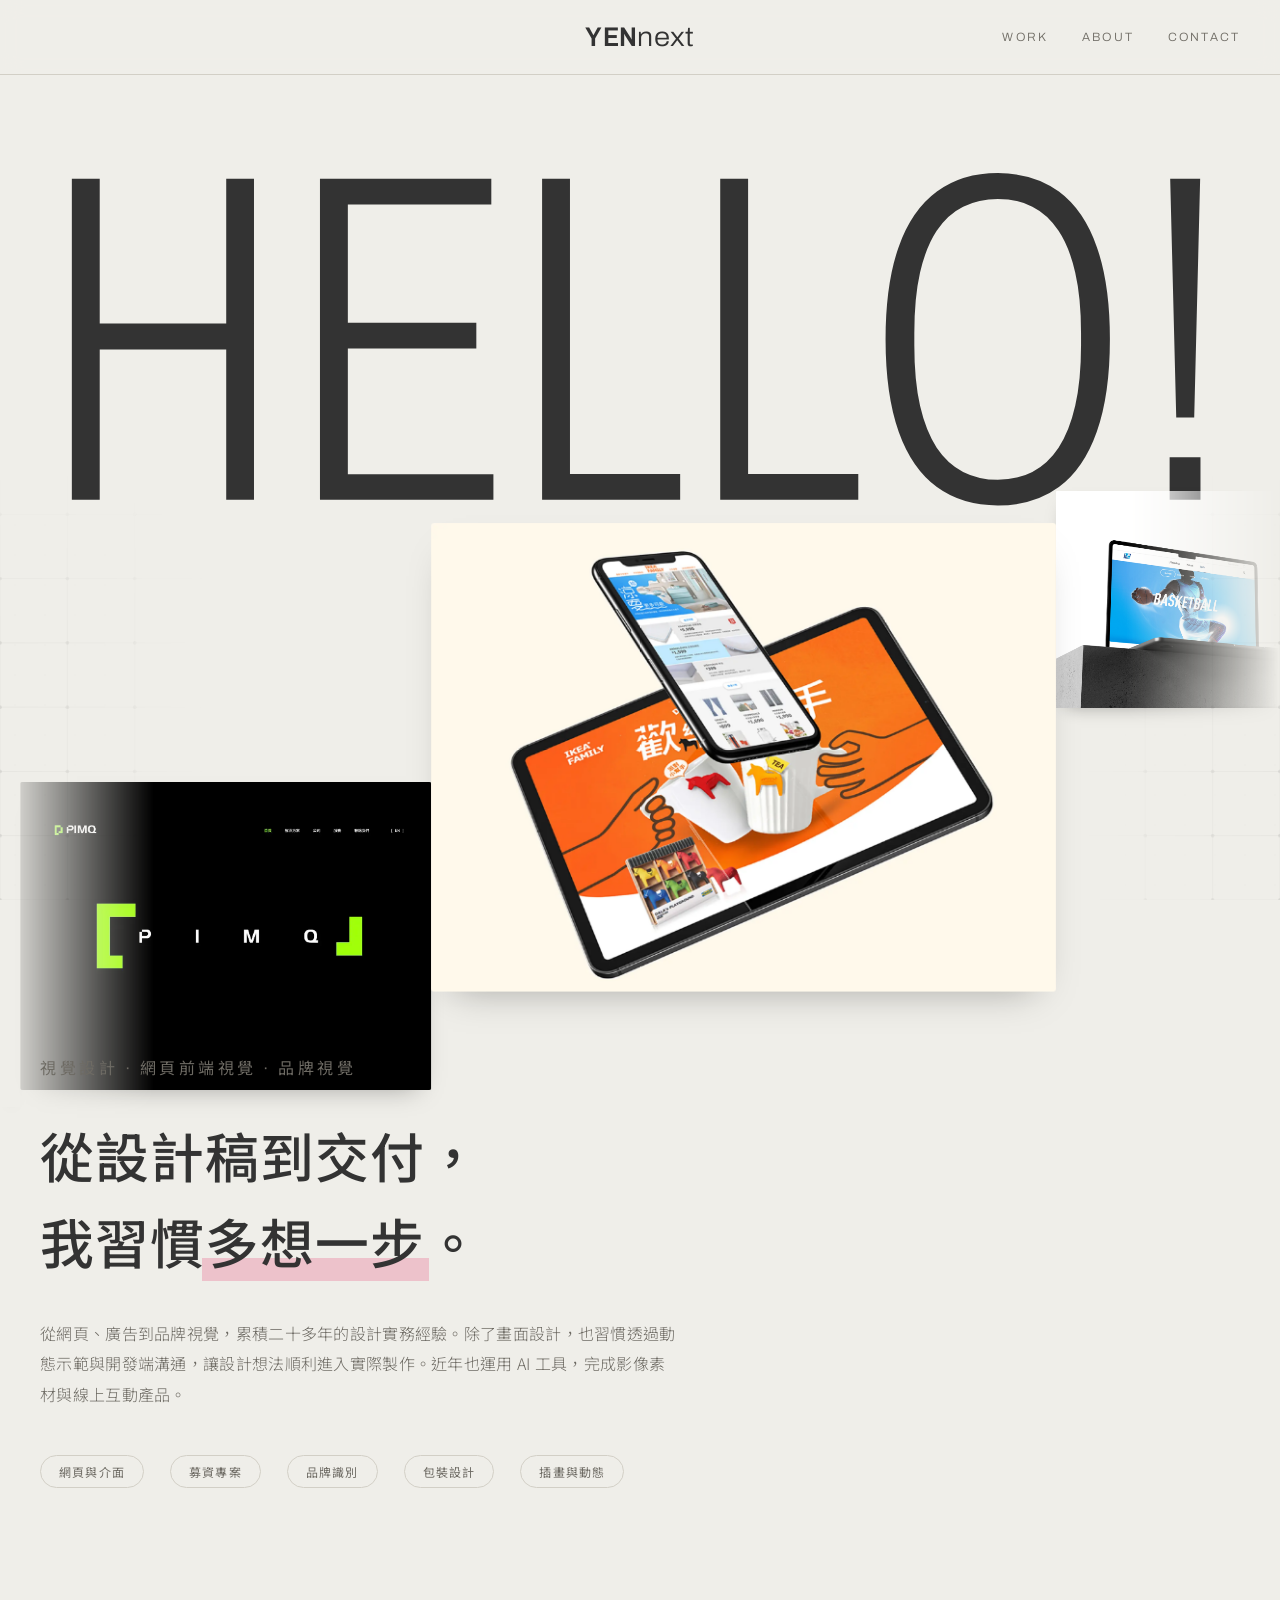
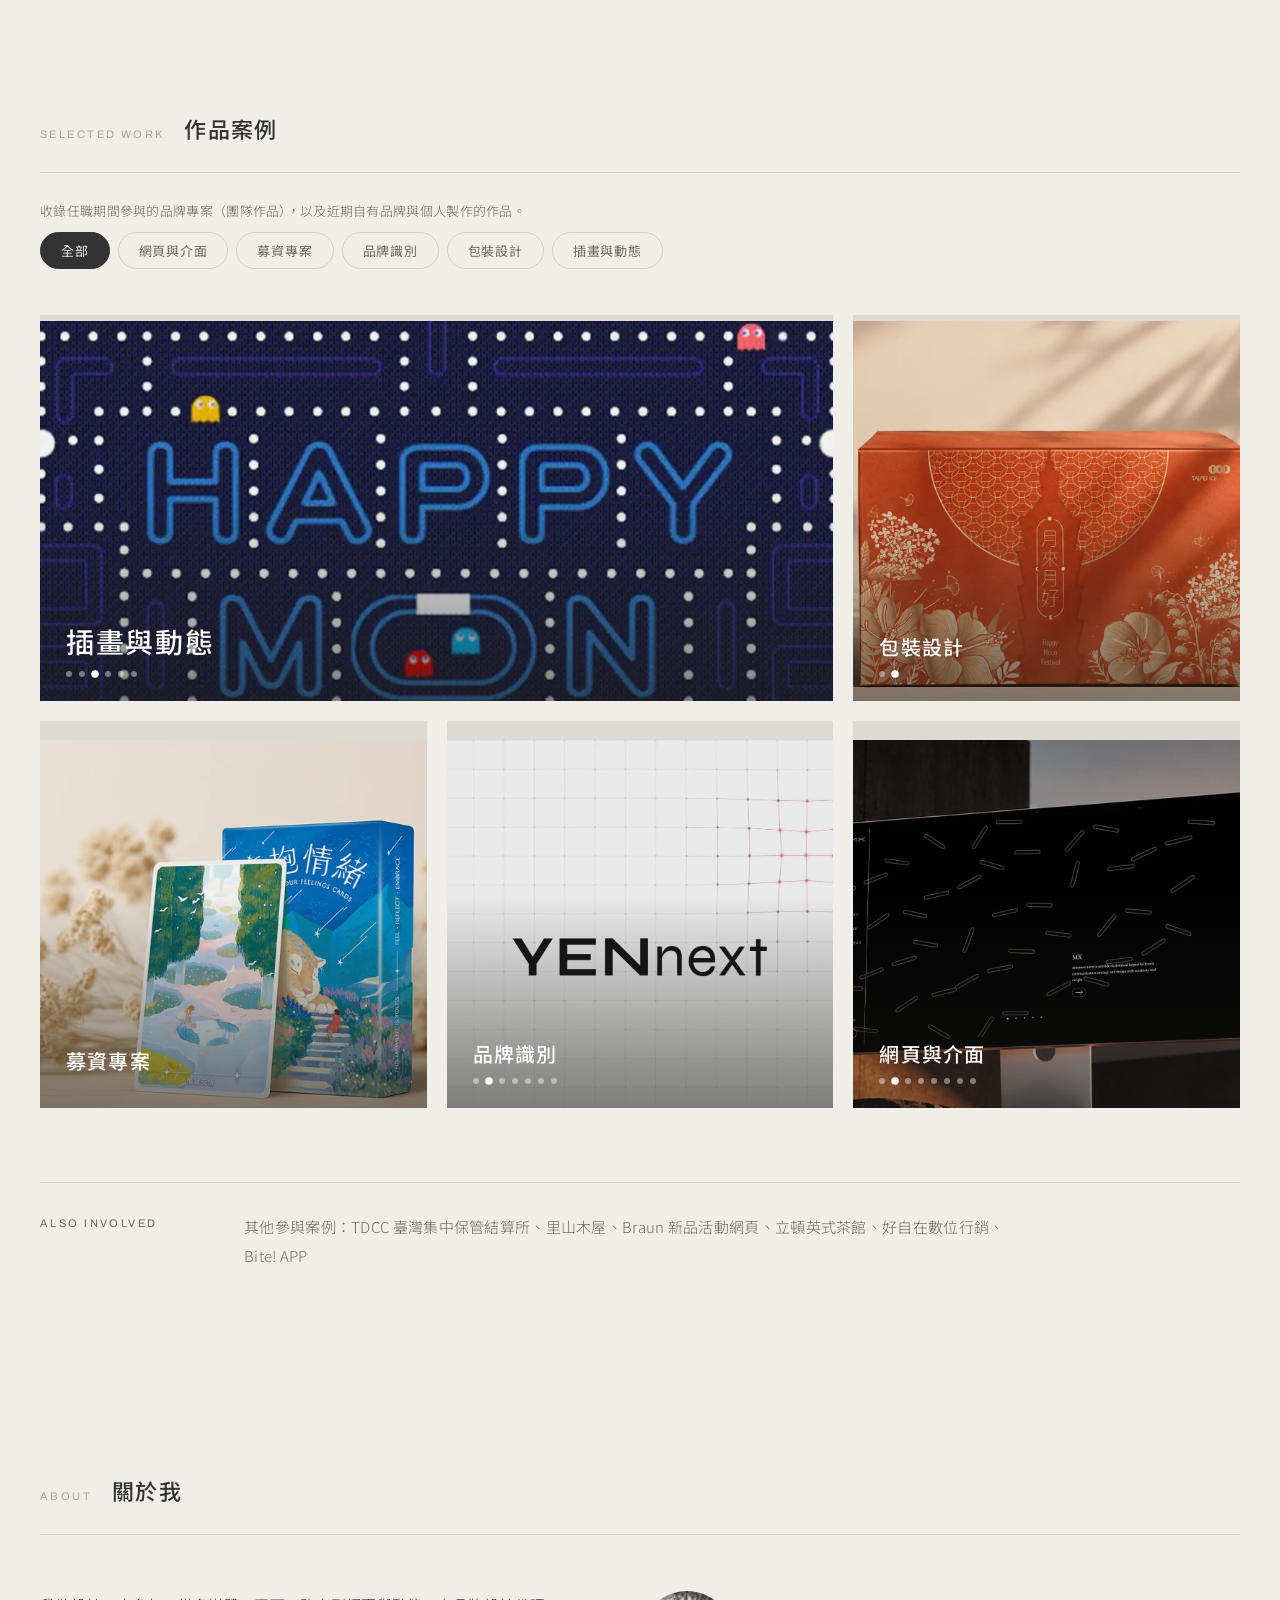
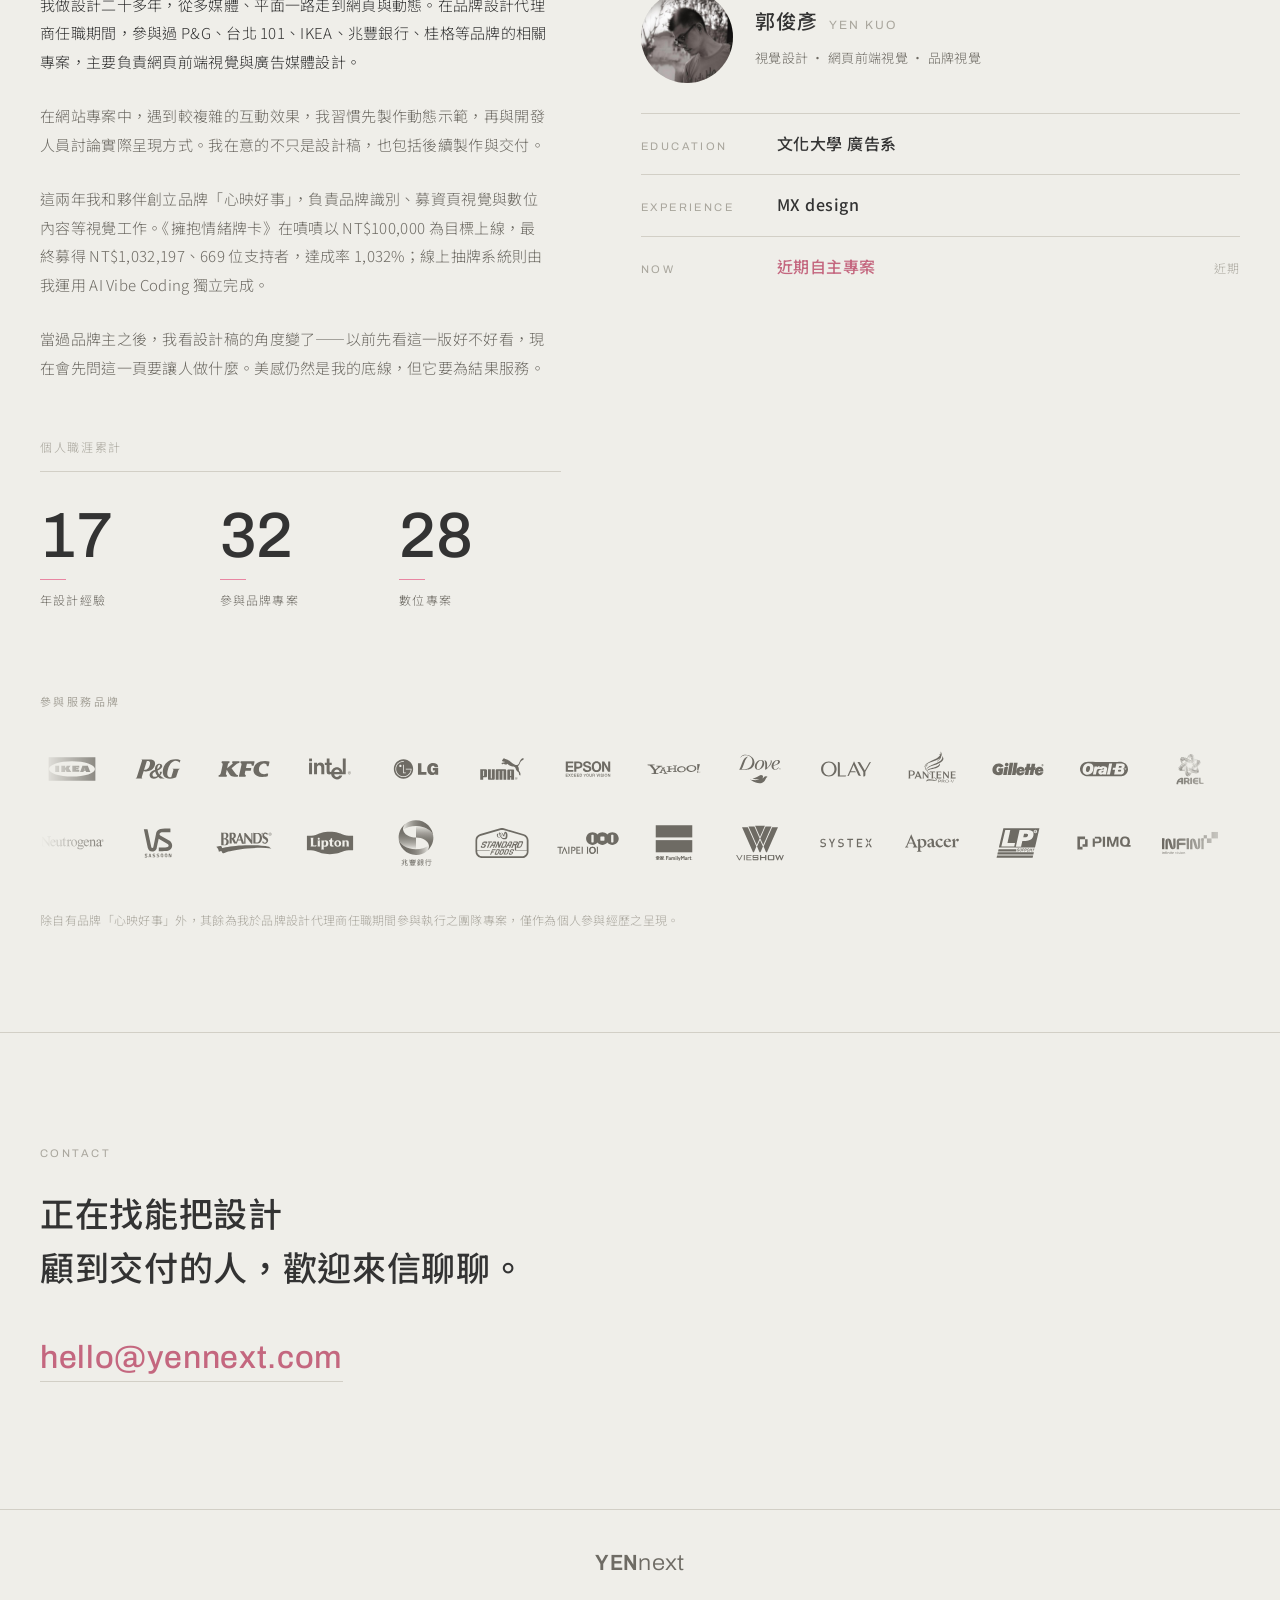
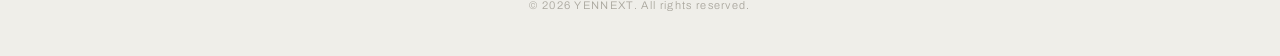
<file: index.html>
<!DOCTYPE html>
<html lang="zh-Hant">
<head>
<meta charset="UTF-8">
<meta name="viewport" content="width=device-width, initial-scale=1">
<title>YEN作品集</title>
<meta name="description" content="郭俊彥 YEN KUO｜二十多年設計經驗，做網頁視覺、廣告媒體與品牌視覺。從設計稿到交付，習慣多想一步。">
<meta property="og:title" content="YEN作品集">
<meta property="og:description" content="二十多年設計經驗，網頁視覺、廣告媒體與品牌視覺。從設計稿到交付，習慣多想一步。">
<meta property="og:type" content="website">
<meta property="og:url" content="https://yennext.com/">
<meta property="og:image" content="https://yennext.com/images/og_image_2026.jpg">
<meta property="og:image:width" content="1200">
<meta property="og:image:height" content="630">
<meta name="twitter:card" content="summary_large_image">
<meta name="twitter:image" content="https://yennext.com/images/og_image_2026.jpg">
<link rel="icon" href="./images/yennext_mark.svg">
<link rel="preconnect" href="https://fonts.googleapis.com">
<link rel="preconnect" href="https://fonts.gstatic.com" crossorigin>
<link href="https://fonts.googleapis.com/css2?family=Archivo:wdth,wght@62..125,100..900&family=Noto+Sans+TC:wght@100..900&display=swap" rel="stylesheet">
<link rel="stylesheet" href="./css/style.css?v=20261021m">
</head>
<body>

<canvas id="kgrid" aria-hidden="true"></canvas>

<nav class="nav">
  <div class="nav-in">
    <a class="nav-logo is-text" href="./index.html" aria-label="YENnext 首頁">
      <span class="wm"><span class="wm-a">YEN</span><span class="wm-b">next</span></span>
    </a>
    <div class="nav-links">
      <a href="#work">Work</a>
      <a href="#about">About</a>
      <a href="#contact">Contact</a>
    </div>
  </div>
</nav>

<div class="intro" id="intro">
<div class="intro-stage">
<div class="pressure-band">
  <div class="wrap"><div id="pressure" aria-hidden="true"></div></div>
</div>

<div class="stream-band" id="streamBand">
  <div class="wrap"><div class="hero-collage" id="heroCollage"></div></div>
</div>
</div>
</div>

<header class="hero">
  <div class="wrap">
    <p class="label" id="tagline"></p>
    <h1 id="heroTitle"></h1>
    <p id="heroSub"></p>
    <div class="hero-meta" id="heroTags"></div>
  </div>
</header>

<section class="section" id="work">
  <div class="wrap">
    <div class="section-head rv">
      <p class="label">Selected Work</p>
      <h2>作品案例</h2>
    </div>
    <p class="work-note rv" id="workNote"></p>
    <div class="filter rv" id="workFilter"></div>
    <div id="workGrid"></div>
    <div class="otherworks rv">
      <p class="label">Also Involved</p>
      <p id="otherWorks"></p>
    </div>
  </div>
</section>

<section class="section" id="about">
  <div class="wrap">
    <div class="section-head rv">
      <p class="label">About</p>
      <h2 id="aboutTitle"></h2>
    </div>
    <div class="about-grid">
      <div class="rv">
        <div class="about-text" id="aboutText"></div>
        <div class="stats" id="stats"></div>
      </div>
      <div class="orbit rv">
        <div class="profile" id="profile"></div>
        <div class="orbit-list" id="timeline"></div>
      </div>
    </div>

    <div style="margin-top:74px">
      <p class="label" style="margin-bottom:24px">參與服務品牌</p>
      <div class="clients" id="clients"></div>
      <p class="attribution" id="attribution"></p>
    </div>
  </div>
</section>

<section class="contact" id="contact">
  <div class="wrap">
    <p class="label">Contact</p>
    <h2 id="contactTitle"></h2>
    <a class="mail" id="mail" href="#"></a>
  </div>
</section>

<footer class="footer">
  <div class="wrap footer-in">
    <p class="footer-name"><span class="wm"><span class="wm-a">YEN</span><span class="wm-b">next</span></span></p>
    <small>© <span id="yr"></span> YENNEXT. All rights reserved.</small>
  </div>
</footer>

<script src="./js/grid.js?v=20261021m"></script>
<script src="./js/data.js?v=20261021m"></script>
<script src="./js/main.js?v=20261021m"></script>
</body>
</html>
</file>
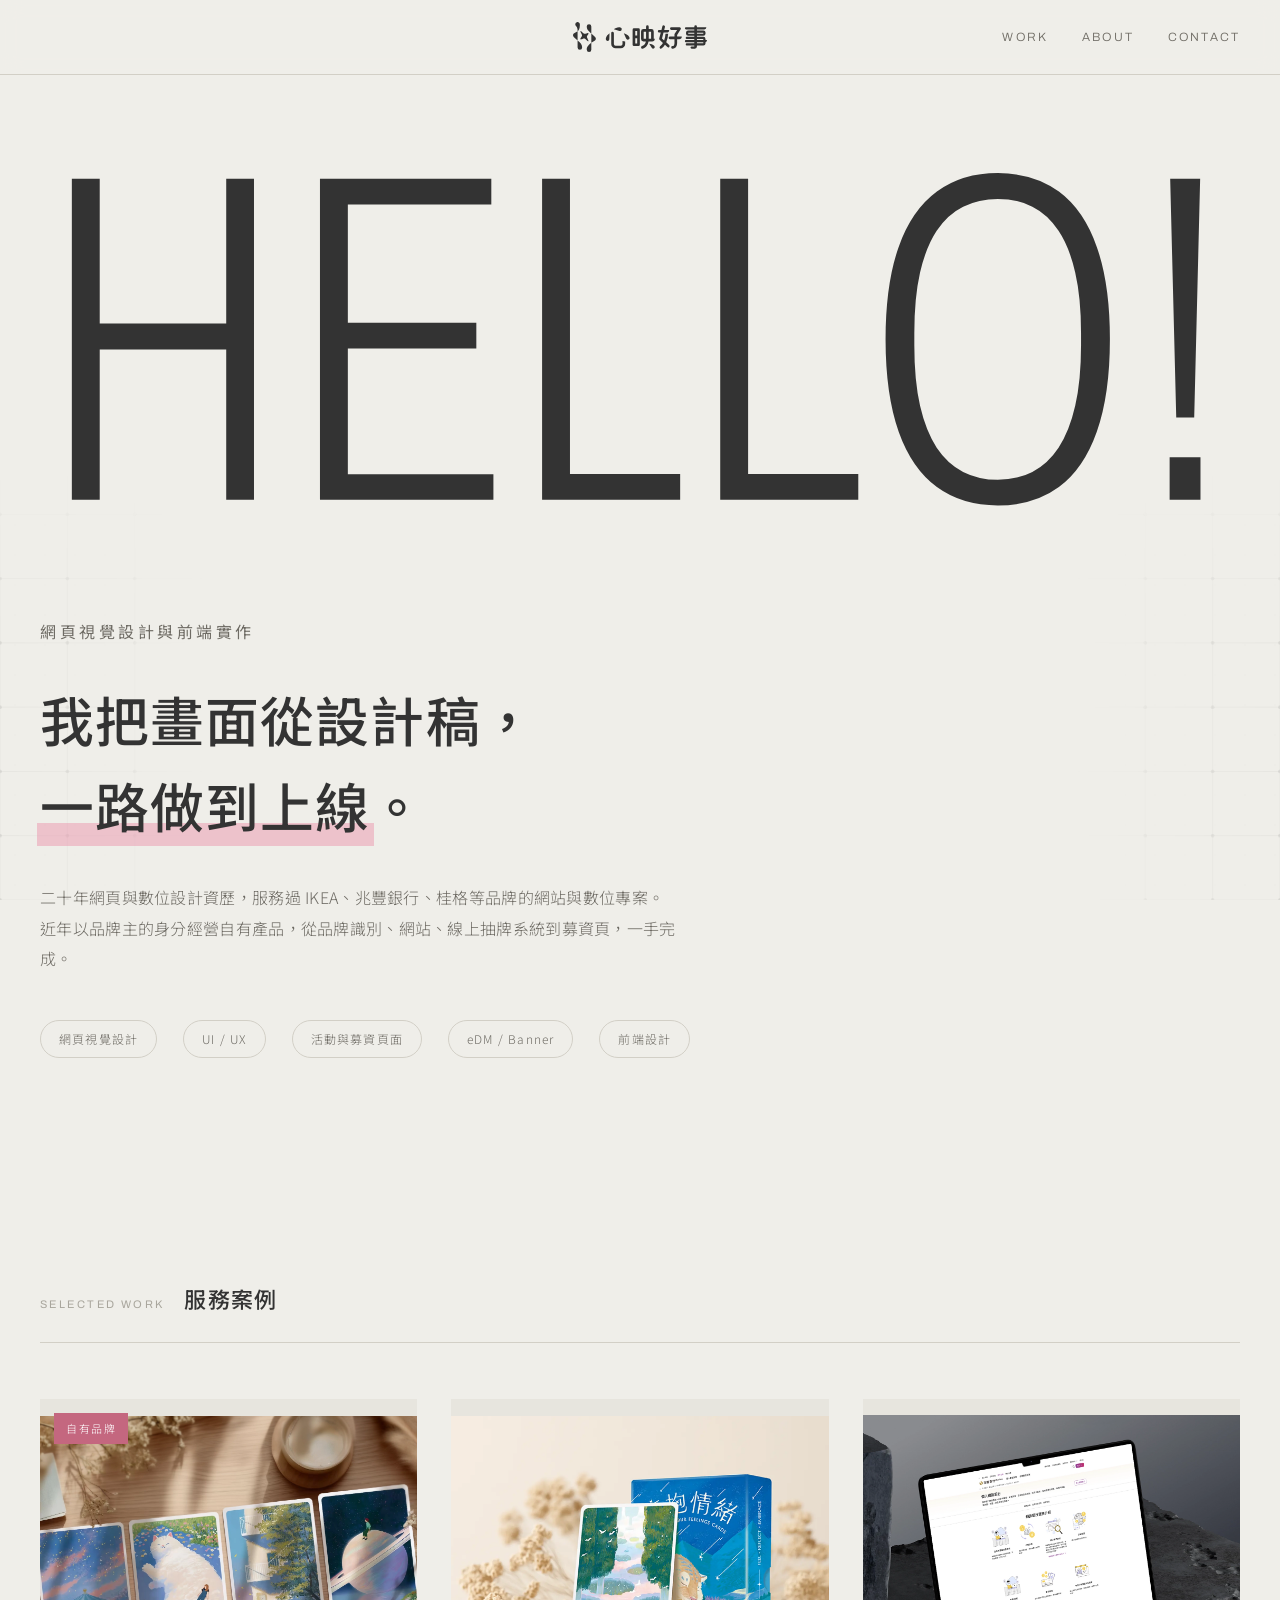
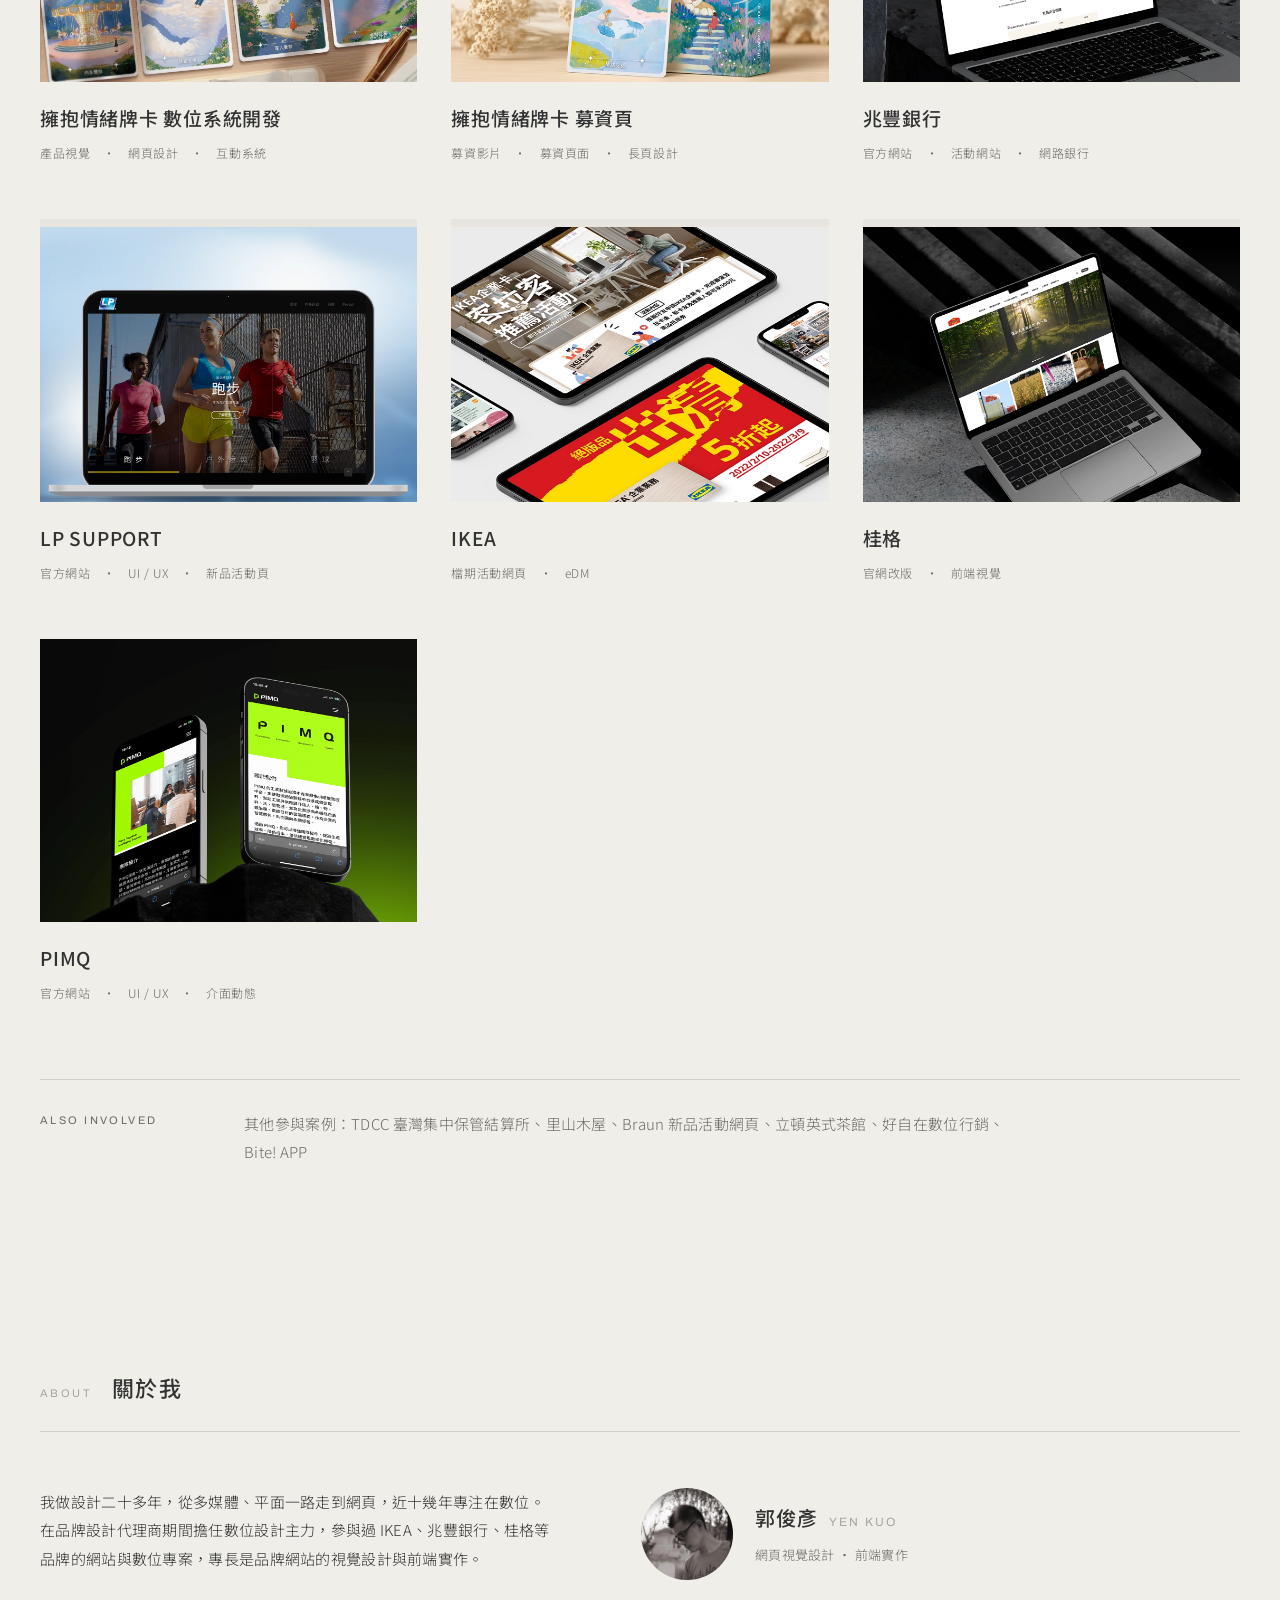
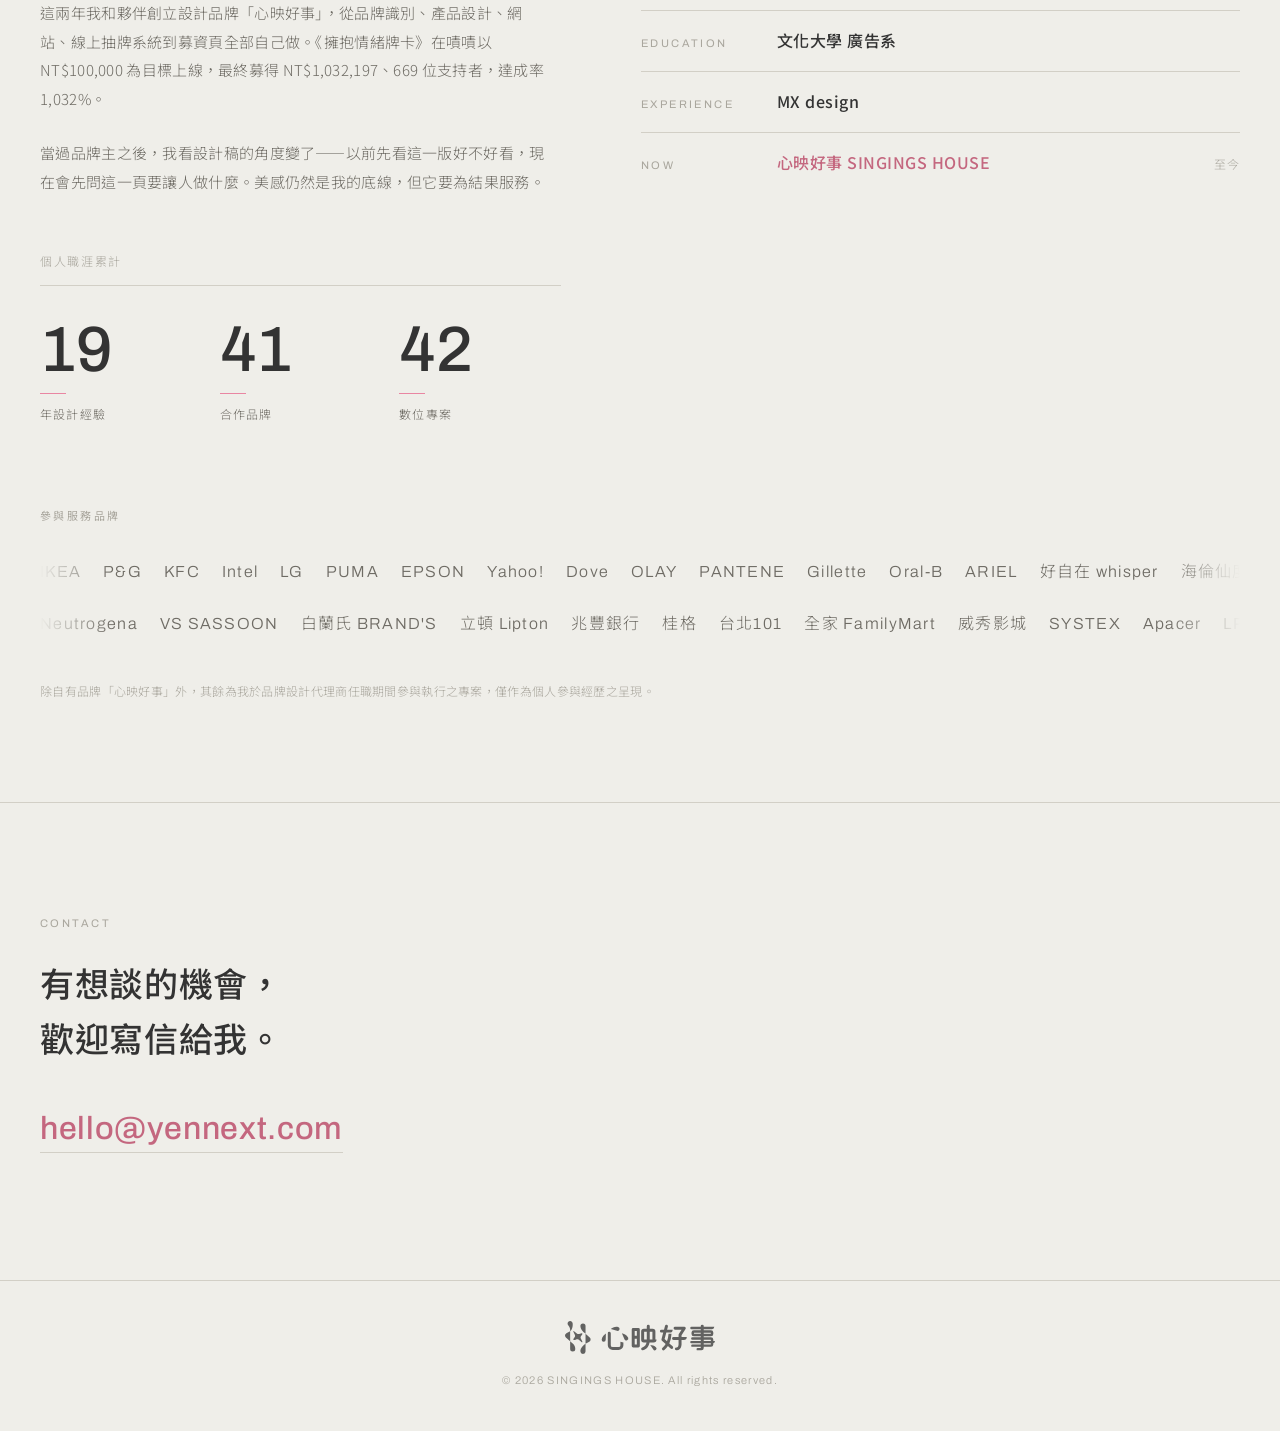
<file: digital/index.html>
<!DOCTYPE html>
<html lang="zh-Hant">
<head>
<meta charset="UTF-8">
<meta name="viewport" content="width=device-width, initial-scale=1">
<title>心映好事 SINGINGS HOUSE — 數位設計服務</title>
<meta name="description" content="心映好事是一個從自有產品出發的設計品牌，設計服務聚焦於網頁視覺與前端設計。">
<meta property="og:title" content="心映好事 SINGINGS HOUSE — 設計服務">
<meta property="og:description" content="從自有品牌出發的設計服務。網頁視覺與前端設計。">
<meta property="og:image" content="../images/og_image.jpg">
<link rel="icon" href="../images/logo_mark.svg">
<link rel="preconnect" href="https://fonts.googleapis.com">
<link rel="preconnect" href="https://fonts.gstatic.com" crossorigin>
<link href="https://fonts.googleapis.com/css2?family=Archivo:wdth,wght@62..125,100..900&family=Noto+Sans+TC:wght@100..900&display=swap" rel="stylesheet">
<link rel="stylesheet" href="../css/style.css?v=20261016e">
</head>
<body>

<canvas id="kgrid" aria-hidden="true"></canvas>

<nav class="nav">
  <div class="nav-in">
    <a class="nav-logo" href="./index.html" aria-label="心映好事 首頁">
      <img src="../images/logo_type.svg" alt="心映好事 SINGINGS HOUSE">
    </a>
    <div class="nav-links">
      <a href="#work">Work</a>
      <a href="#about">About</a>
      <a href="#contact">Contact</a>
    </div>
  </div>
</nav>

<div class="pressure-band">
  <div class="wrap"><div id="pressure" aria-hidden="true"></div></div>
</div>

<header class="hero">
  <div class="wrap">
    <p class="label" id="tagline"></p>
    <h1 id="heroTitle"></h1>
    <p id="heroSub"></p>
    <div class="hero-meta">
      <span>網頁視覺設計</span>
      <span>UI / UX</span>
      <span>活動與募資頁面</span>
      <span>eDM / Banner</span>
      <span>前端設計</span>
    </div>
  </div>
</header>

<section class="section" id="work">
  <div class="wrap">
    <div class="section-head rv">
      <p class="label">Selected Work</p>
      <h2>服務案例</h2>
    </div>
    <div class="filter rv" id="workFilter"></div>
    <div id="workGrid"></div>
    <div class="otherworks rv">
      <p class="label">Also Involved</p>
      <p id="otherWorks"></p>
    </div>
  </div>
</section>

<section class="section" id="about">
  <div class="wrap">
    <div class="section-head rv">
      <p class="label">About</p>
      <h2 id="aboutTitle"></h2>
    </div>
    <div class="about-grid">
      <div class="rv">
        <div class="about-text" id="aboutText"></div>
        <div class="stats" id="stats"></div>
      </div>
      <div class="orbit rv">
        <div class="profile" id="profile"></div>
        <div class="orbit-list" id="timeline"></div>
      </div>
    </div>

    <div style="margin-top:74px">
      <p class="label" style="margin-bottom:24px">參與服務品牌</p>
      <div class="clients" id="clients"></div>
      <p class="attribution" id="attribution"></p>
    </div>
  </div>
</section>

<section class="contact" id="contact">
  <div class="wrap">
    <p class="label">Contact</p>
    <h2 id="contactTitle"></h2>
    <a class="mail" id="mail" href="#"></a>
  </div>
</section>

<footer class="footer">
  <div class="wrap footer-in">
    <img src="../images/logo_type.svg" alt="心映好事">
    <small>© <span id="yr"></span> SINGINGS HOUSE. All rights reserved.</small>
  </div>
</footer>

<script src="../js/grid.js?v=20261016e"></script>
<script src="./data.js?v=20261016e"></script>
<script src="../js/main.js?v=20261016e"></script>
</body>
</html>
</file>
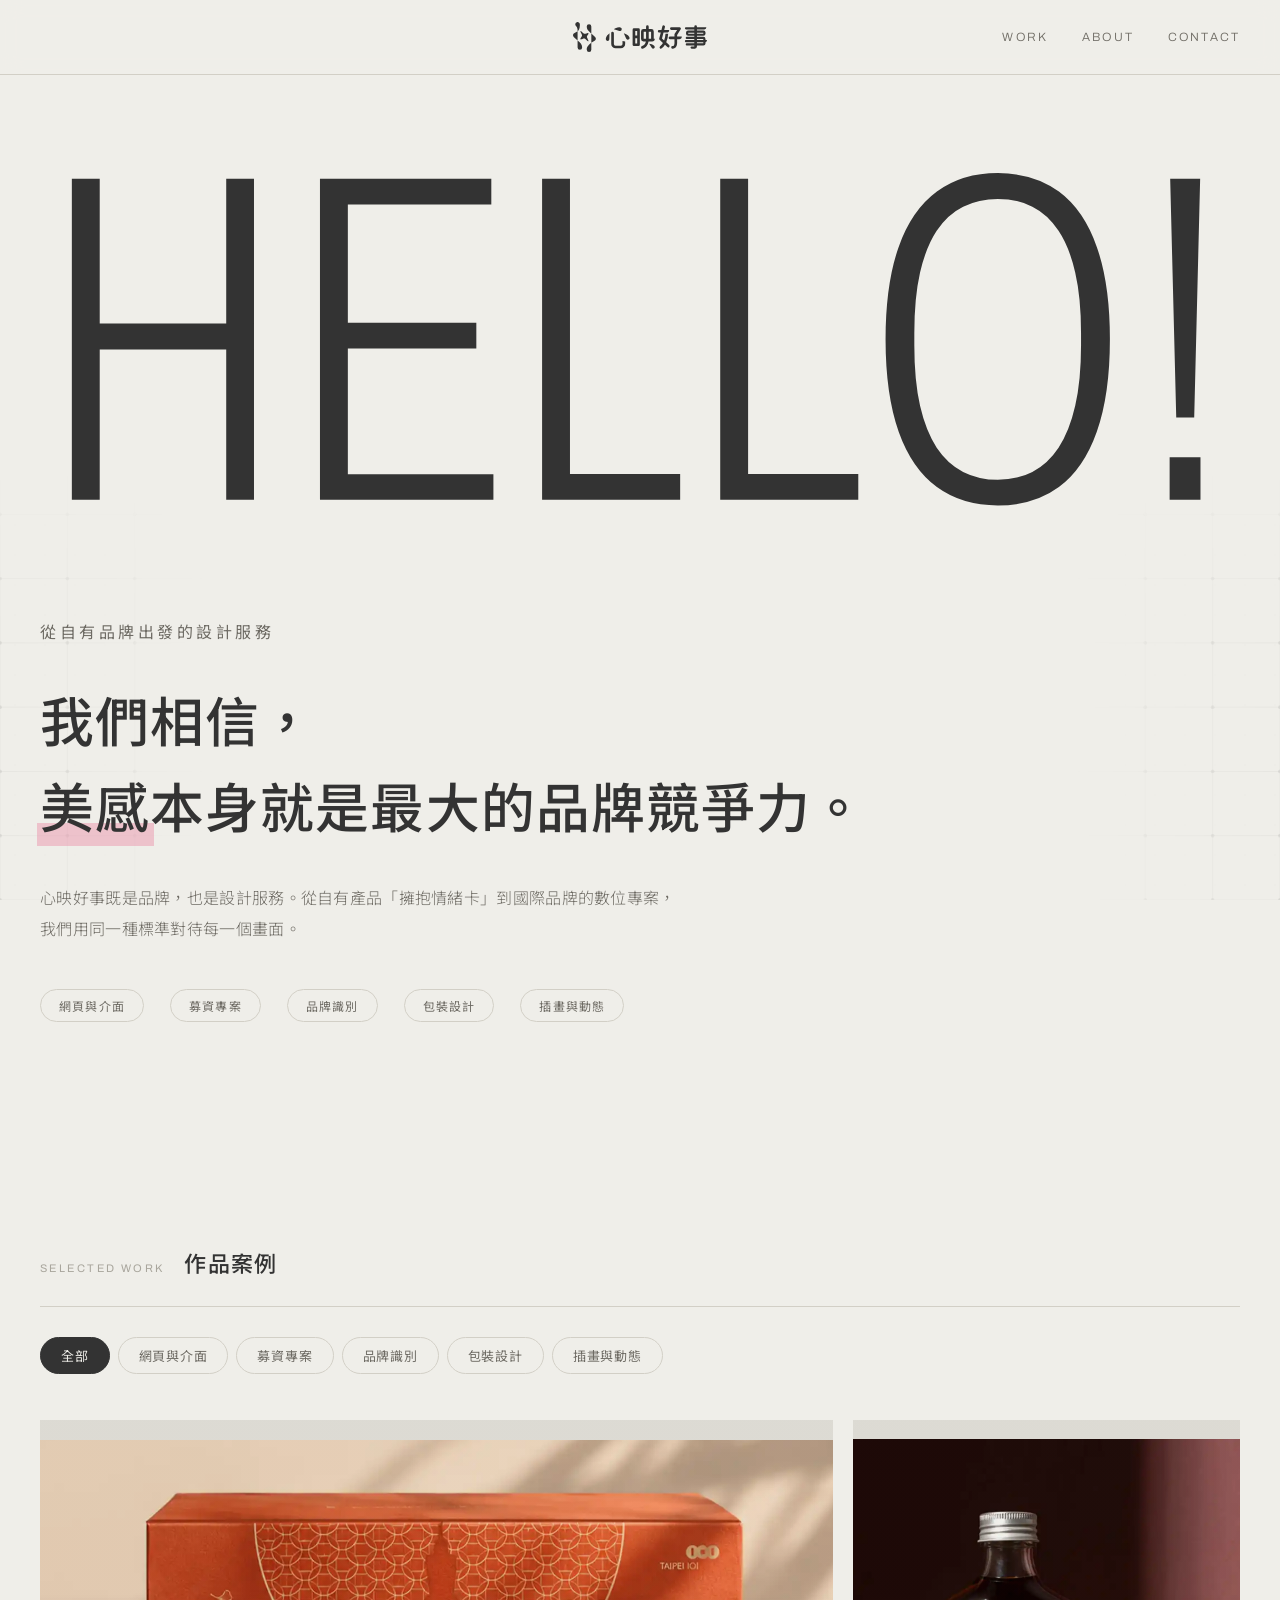
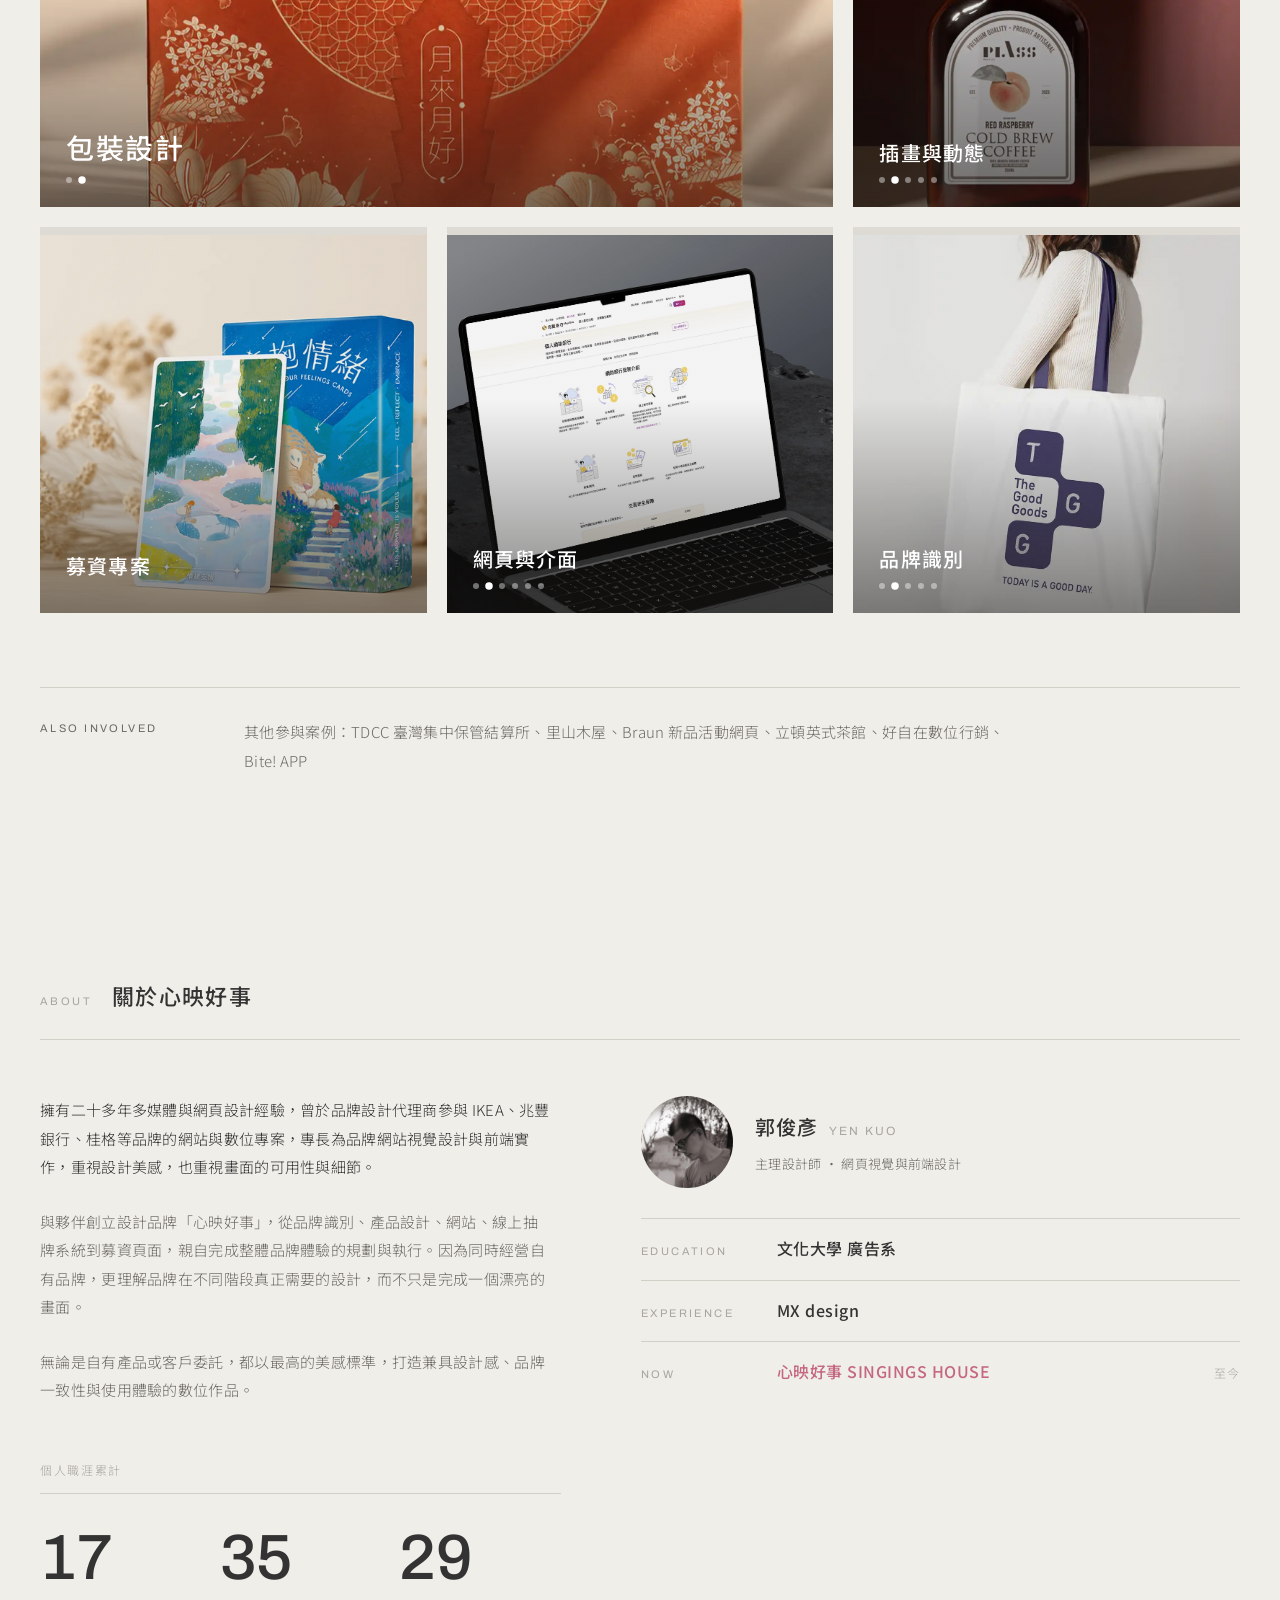
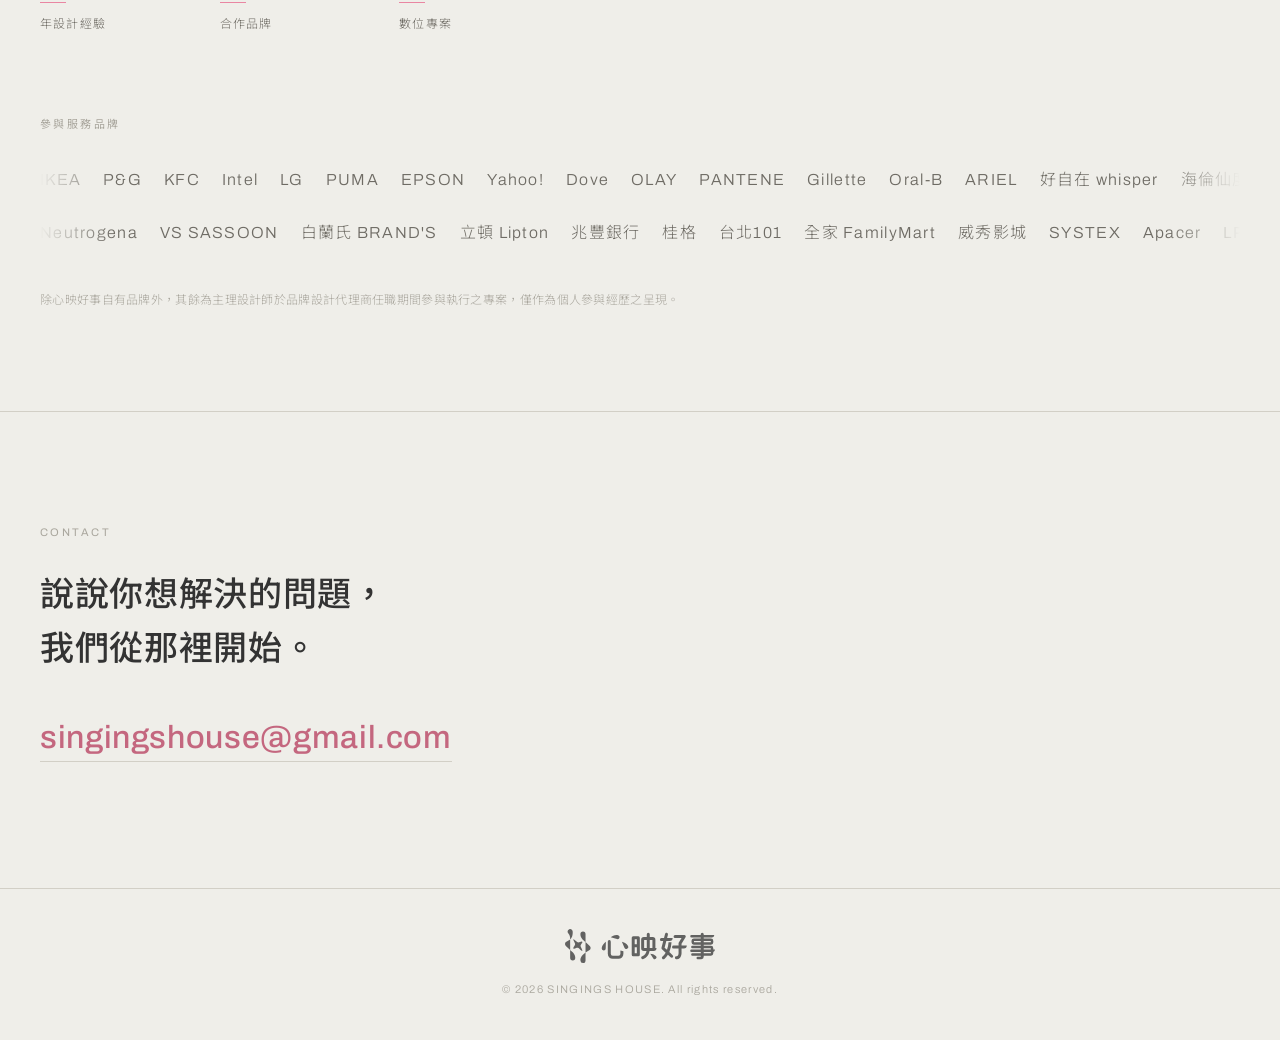
<file: singings/index.html>
<!DOCTYPE html>
<html lang="zh-Hant">
<head>
<meta charset="UTF-8">
<meta name="viewport" content="width=device-width, initial-scale=1">
<title>心映好事 SINGINGS HOUSE — 設計服務</title>
<meta name="description" content="心映好事是一個從自有產品出發的設計品牌，設計服務聚焦於網頁視覺與前端設計。">
<meta property="og:title" content="心映好事 SINGINGS HOUSE — 設計服務">
<meta property="og:description" content="從自有品牌出發的設計服務。網頁視覺與前端設計。">
<meta property="og:image" content="../images/og_image.jpg">
<link rel="icon" href="../images/logo_mark.svg">
<link rel="preconnect" href="https://fonts.googleapis.com">
<link rel="preconnect" href="https://fonts.gstatic.com" crossorigin>
<link href="https://fonts.googleapis.com/css2?family=Archivo:wdth,wght@62..125,100..900&family=Noto+Sans+TC:wght@100..900&display=swap" rel="stylesheet">
<link rel="stylesheet" href="../css/style.css?v=20261016e">
</head>
<body>

<canvas id="kgrid" aria-hidden="true"></canvas>

<nav class="nav">
  <div class="nav-in">
    <a class="nav-logo" href="./index.html" aria-label="心映好事 首頁">
      <img src="../images/logo_type.svg" alt="心映好事 SINGINGS HOUSE">
    </a>
    <div class="nav-links">
      <a href="#work">Work</a>
      <a href="#about">About</a>
      <a href="#contact">Contact</a>
    </div>
  </div>
</nav>

<div class="pressure-band">
  <div class="wrap"><div id="pressure" aria-hidden="true"></div></div>
</div>

<header class="hero">
  <div class="wrap">
    <p class="label" id="tagline"></p>
    <h1 id="heroTitle"></h1>
    <p id="heroSub"></p>
    <div class="hero-meta" id="heroTags"></div>
  </div>
</header>

<section class="section" id="work">
  <div class="wrap">
    <div class="section-head rv">
      <p class="label">Selected Work</p>
      <h2>作品案例</h2>
    </div>
    <div class="filter rv" id="workFilter"></div>
    <div id="workGrid"></div>
    <div class="otherworks rv">
      <p class="label">Also Involved</p>
      <p id="otherWorks"></p>
    </div>
  </div>
</section>

<section class="section" id="about">
  <div class="wrap">
    <div class="section-head rv">
      <p class="label">About</p>
      <h2 id="aboutTitle"></h2>
    </div>
    <div class="about-grid">
      <div class="rv">
        <div class="about-text" id="aboutText"></div>
        <div class="stats" id="stats"></div>
      </div>
      <div class="orbit rv">
        <div class="profile" id="profile"></div>
        <div class="orbit-list" id="timeline"></div>
      </div>
    </div>

    <div style="margin-top:74px">
      <p class="label" style="margin-bottom:24px">參與服務品牌</p>
      <div class="clients" id="clients"></div>
      <p class="attribution" id="attribution"></p>
    </div>
  </div>
</section>

<section class="contact" id="contact">
  <div class="wrap">
    <p class="label">Contact</p>
    <h2 id="contactTitle"></h2>
    <a class="mail" id="mail" href="#"></a>
  </div>
</section>

<footer class="footer">
  <div class="wrap footer-in">
    <img src="../images/logo_type.svg" alt="心映好事">
    <small>© <span id="yr"></span> SINGINGS HOUSE. All rights reserved.</small>
  </div>
</footer>

<script src="../js/grid.js?v=20261016e"></script>
<script src="./data.js?v=20261016e"></script>
<script src="../js/main.js?v=20261016e"></script>
</body>
</html>
</file>
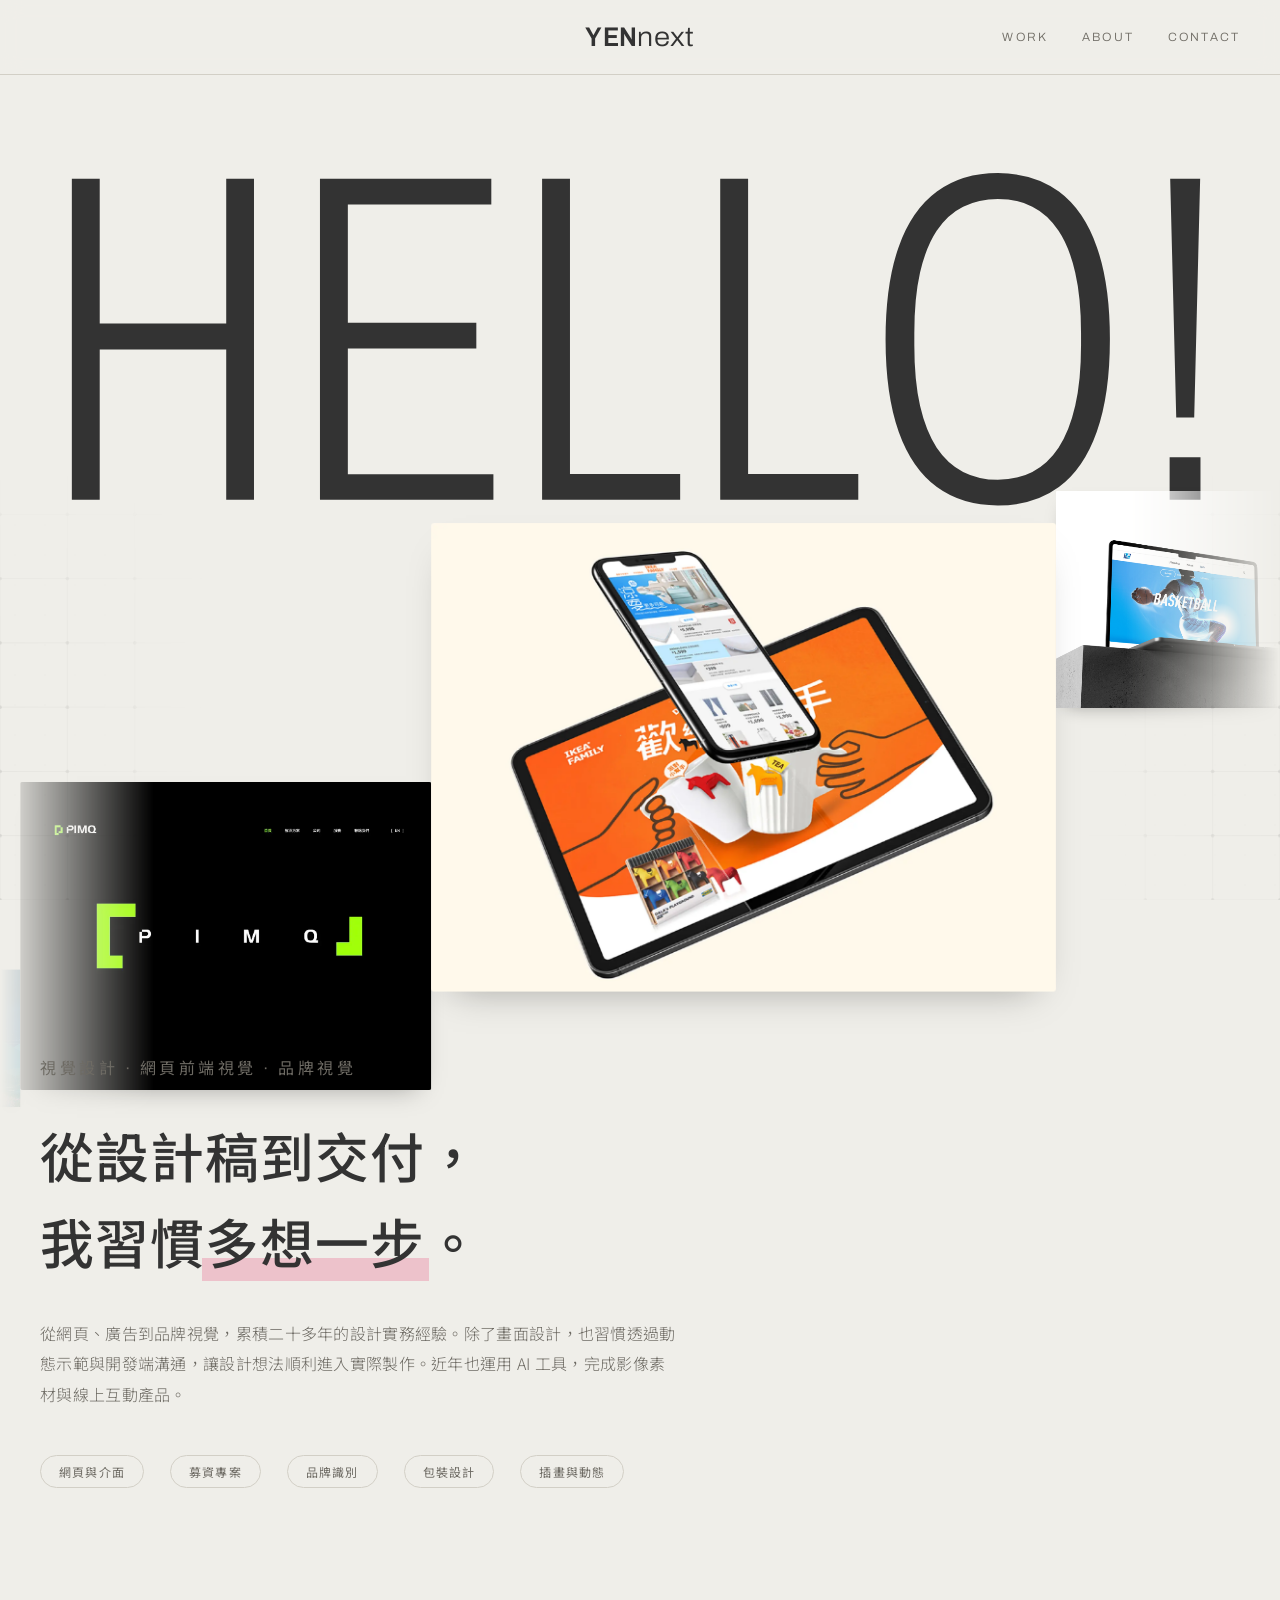
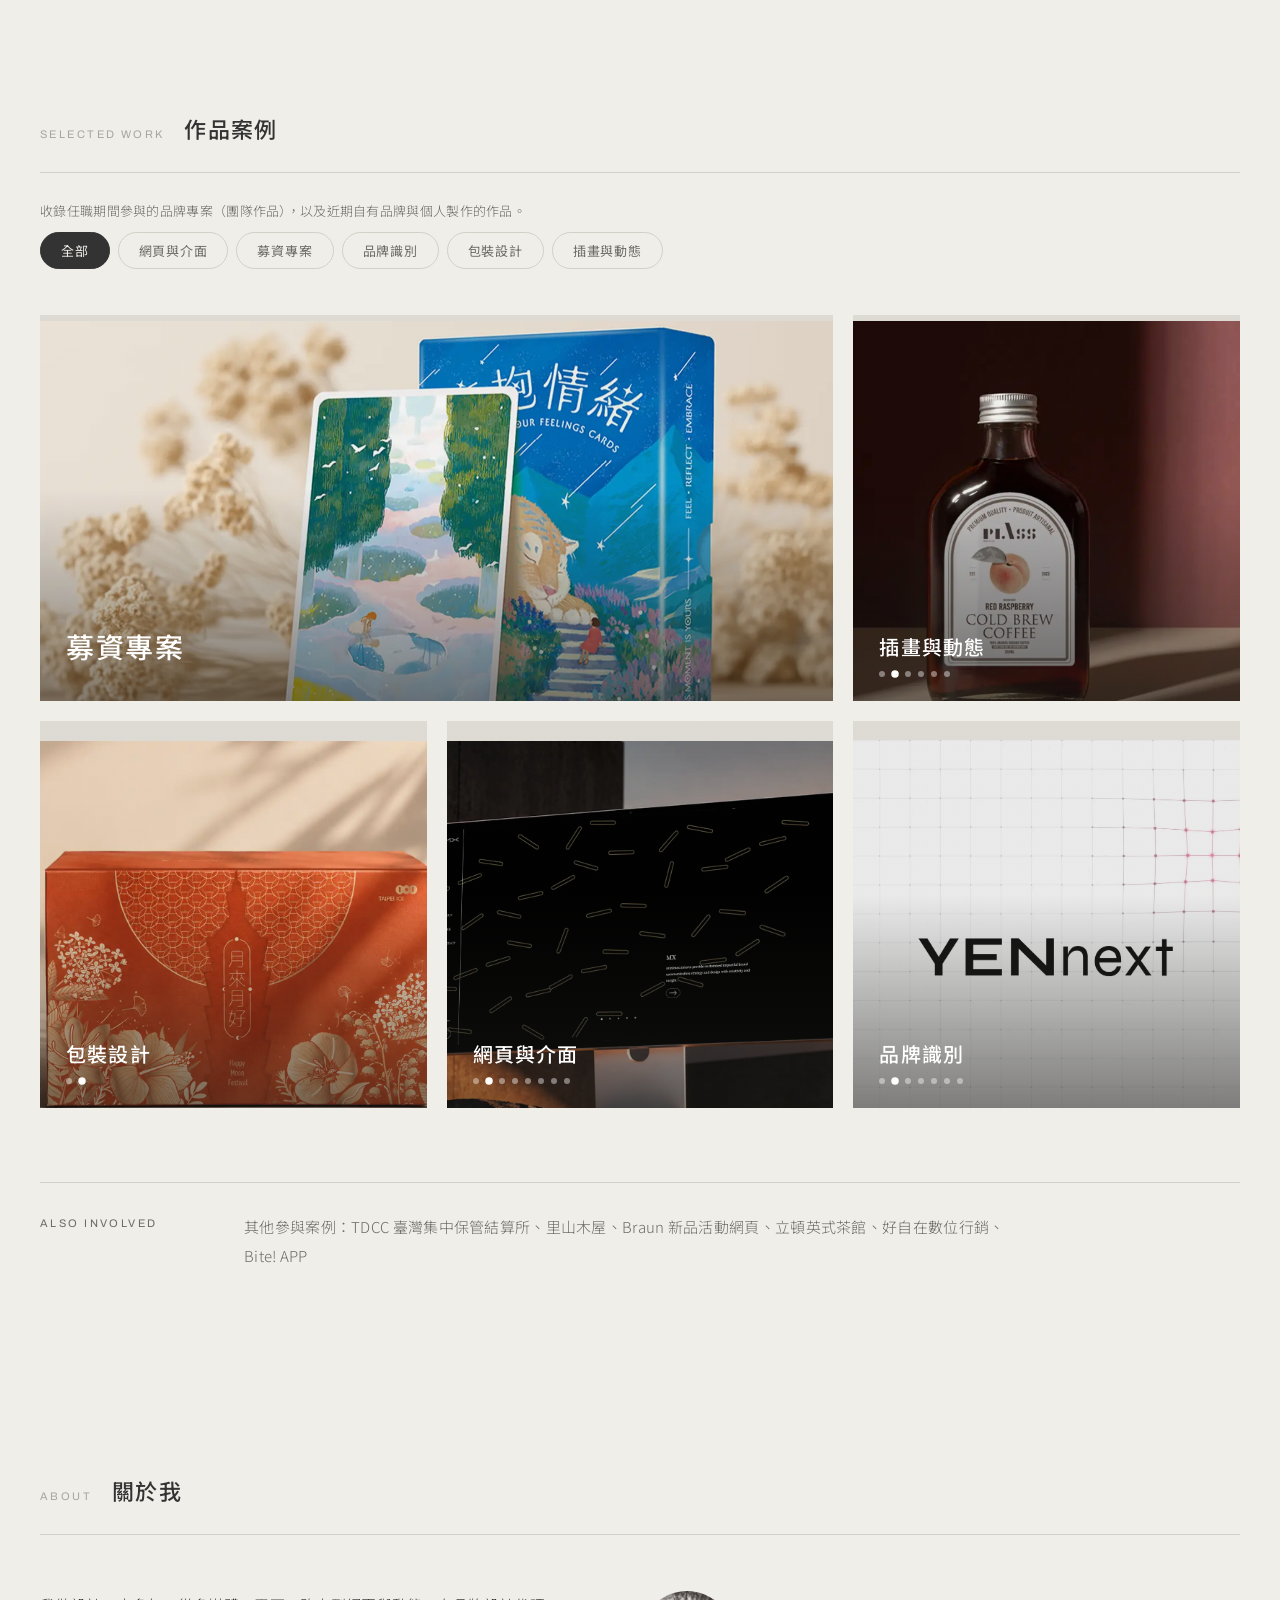
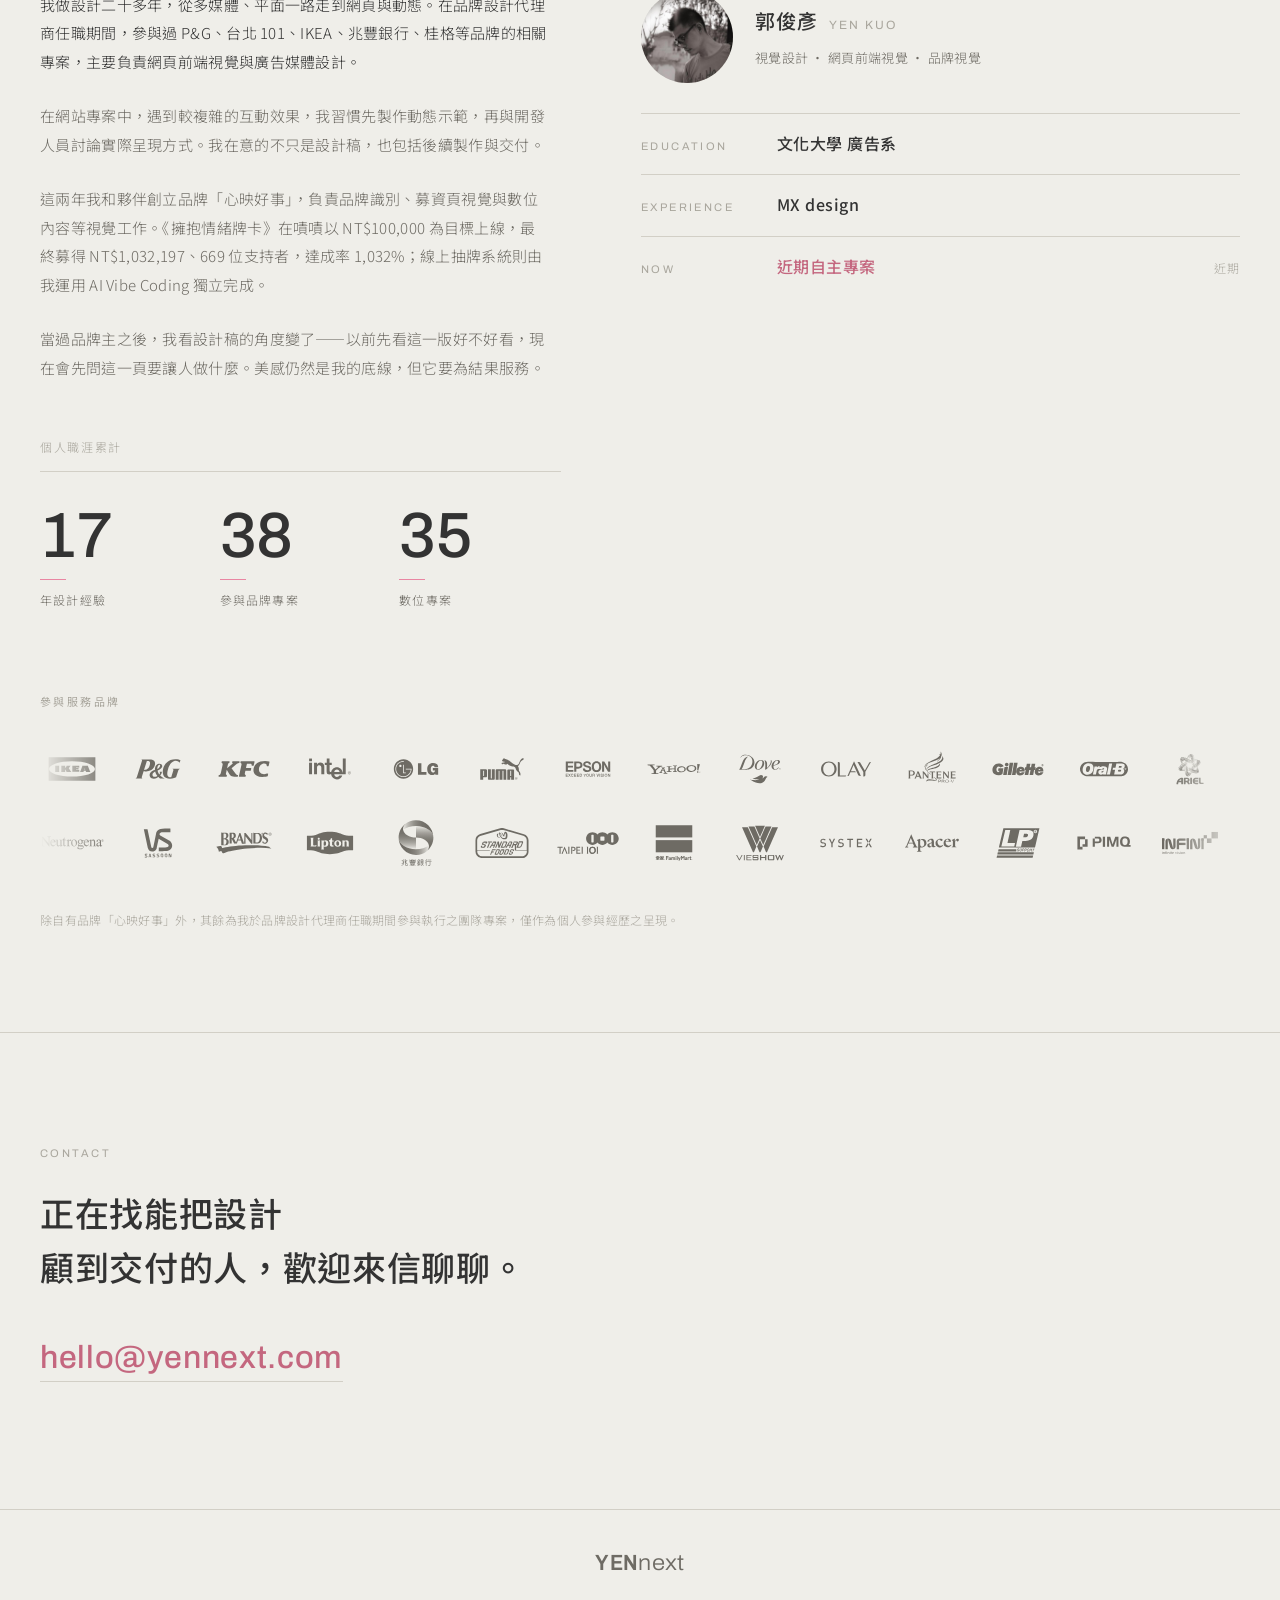
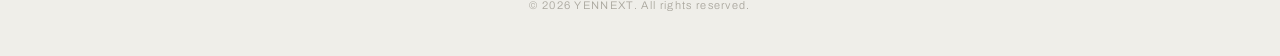
<file: brand.html>
<!DOCTYPE html>
<html lang="zh-Hant">
<head>
<meta charset="UTF-8">
<meta name="viewport" content="width=device-width, initial-scale=1">
<title>YEN作品集</title>
<meta name="description" content="郭俊彥 YEN KUO 的作品案例：網頁前端視覺、廣告媒體與品牌視覺。">
<link rel="icon" href="./images/yennext_mark.svg">
<link rel="preconnect" href="https://fonts.googleapis.com">
<link rel="preconnect" href="https://fonts.gstatic.com" crossorigin>
<link href="https://fonts.googleapis.com/css2?family=Archivo:wdth,wght@62..125,100..900&family=Noto+Sans+TC:wght@100..900&display=swap" rel="stylesheet">
<link rel="stylesheet" href="./css/style.css?v=20261016e">
</head>
<body>

<canvas id="kgrid" aria-hidden="true"></canvas>

<nav class="nav">
  <div class="nav-in">
    <a class="nav-logo is-text" href="./index.html" aria-label="YENnext 首頁">
      <span class="wm"><span class="wm-a">YEN</span><span class="wm-b">next</span></span>
    </a>
    <div class="nav-links">
      <a href="./index.html#work">Work</a>
      <a href="./index.html#about">About</a>
      <a href="./index.html#contact">Contact</a>
    </div>
  </div>
</nav>

<div class="b-hero"><img id="bHero" src="" alt=""></div>

<header class="b-head">
  <div class="wrap">
    <p class="label" id="bCat"></p>
    <h1 id="bName"></h1>
    <p class="en" id="bNameEn"></p>
    <p class="b-intro" id="bIntro"></p>
    <p class="b-role" id="bRole"></p>
    <div class="b-tags" id="bTags"></div>
  </div>
</header>

<main id="bProjects"></main>

<div class="wrap">
  <p class="b-also" id="bAlso"></p>
</div>

<div class="wrap">
  <nav class="b-nav">
    <a class="b-nav-item is-prev" id="prevLink" href="#">
      <span class="b-nav-thumb"><img alt="" loading="lazy"></span>
      <span class="b-nav-text">
        <span class="b-nav-label">Prev</span>
        <span class="b-nav-name"></span>
      </span>
      <span class="b-nav-arrow">←</span>
    </a>
    <a class="b-nav-item is-next" id="nextLink" href="#">
      <span class="b-nav-arrow">→</span>
      <span class="b-nav-text">
        <span class="b-nav-label">Next</span>
        <span class="b-nav-name"></span>
      </span>
      <span class="b-nav-thumb"><img alt="" loading="lazy"></span>
    </a>
    <a class="b-nav-back" id="backLink" href="./index.html#work">回到作品列表</a>
  </nav>
</div>

<footer class="footer">
  <div class="wrap footer-in">
    <p class="footer-name"><span class="wm"><span class="wm-a">YEN</span><span class="wm-b">next</span></span></p>
    <small>© <span id="yr"></span> YENNEXT. All rights reserved.</small>
  </div>
</footer>

<script src="./js/grid.js?v=20261016e"></script>
<script src="./js/data.js?v=20261016e"></script>
<script src="./js/main.js?v=20261016e"></script>
</body>
</html>
</file>
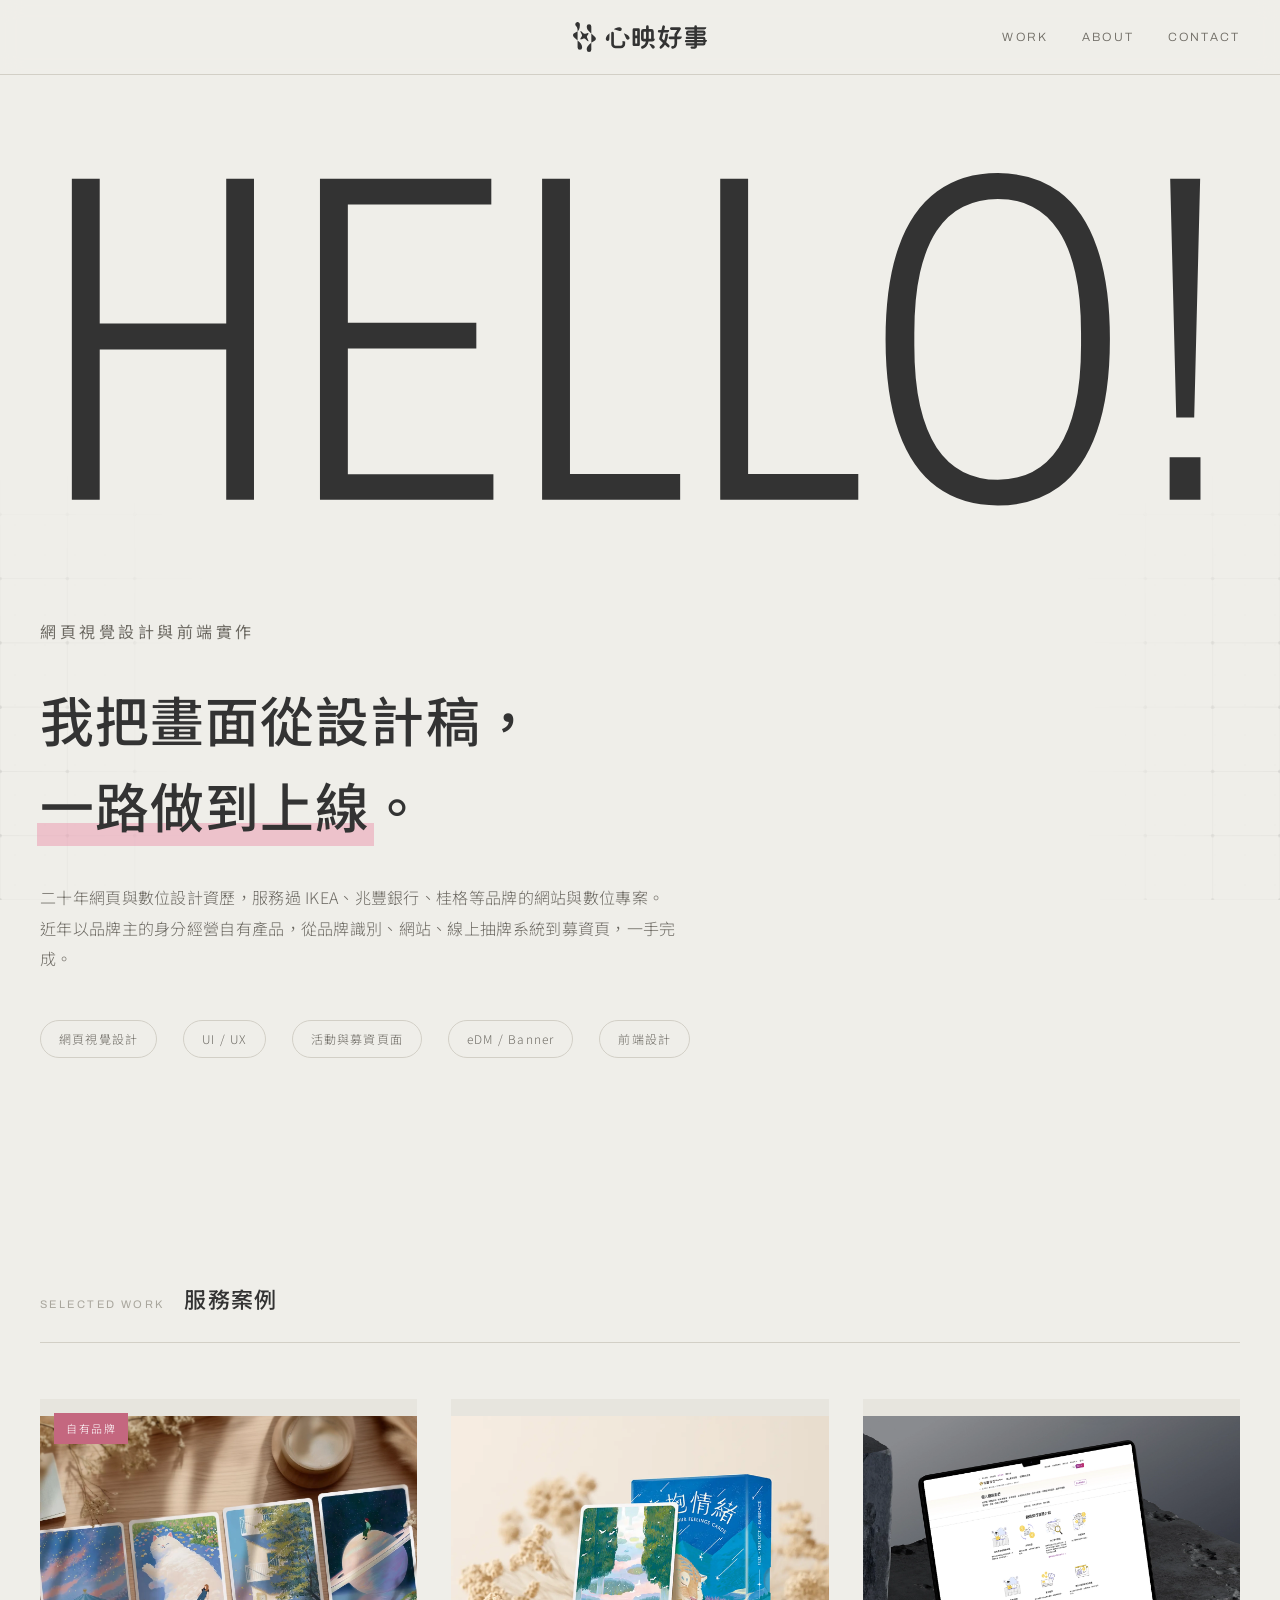
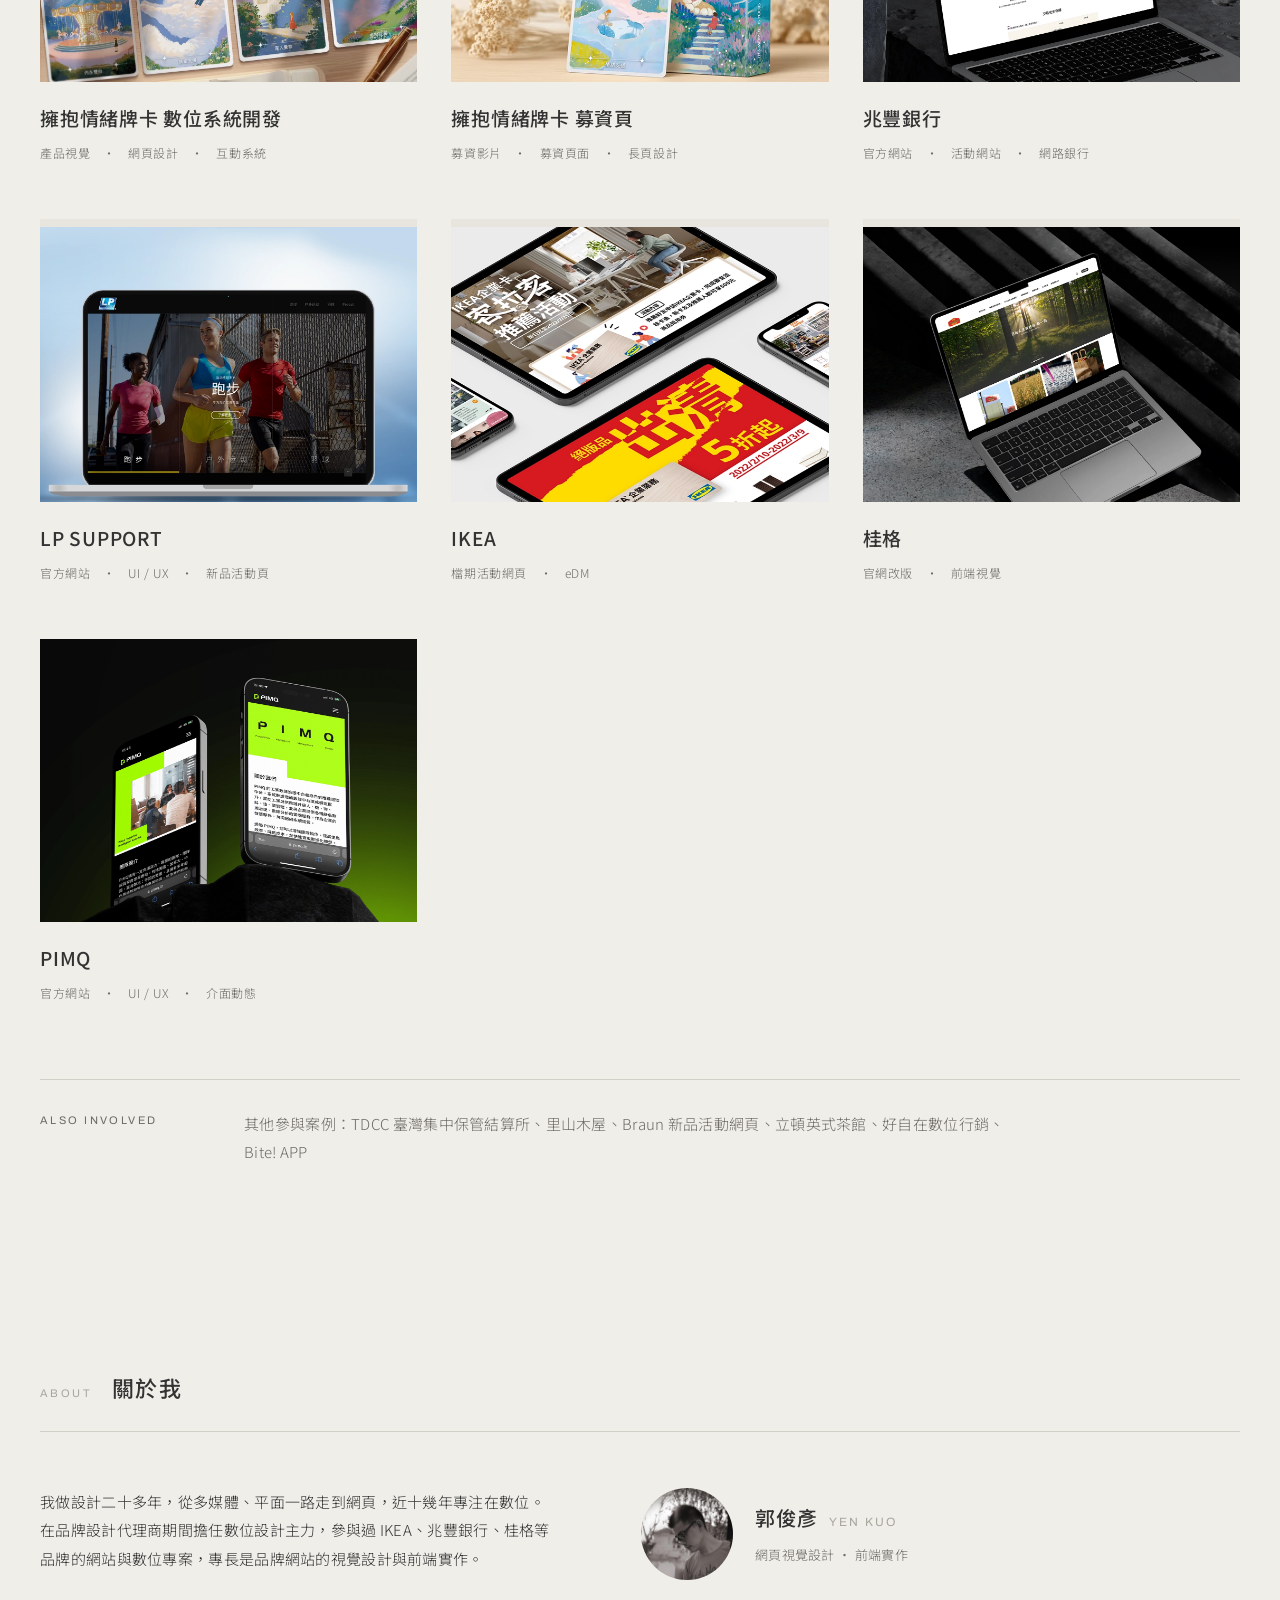
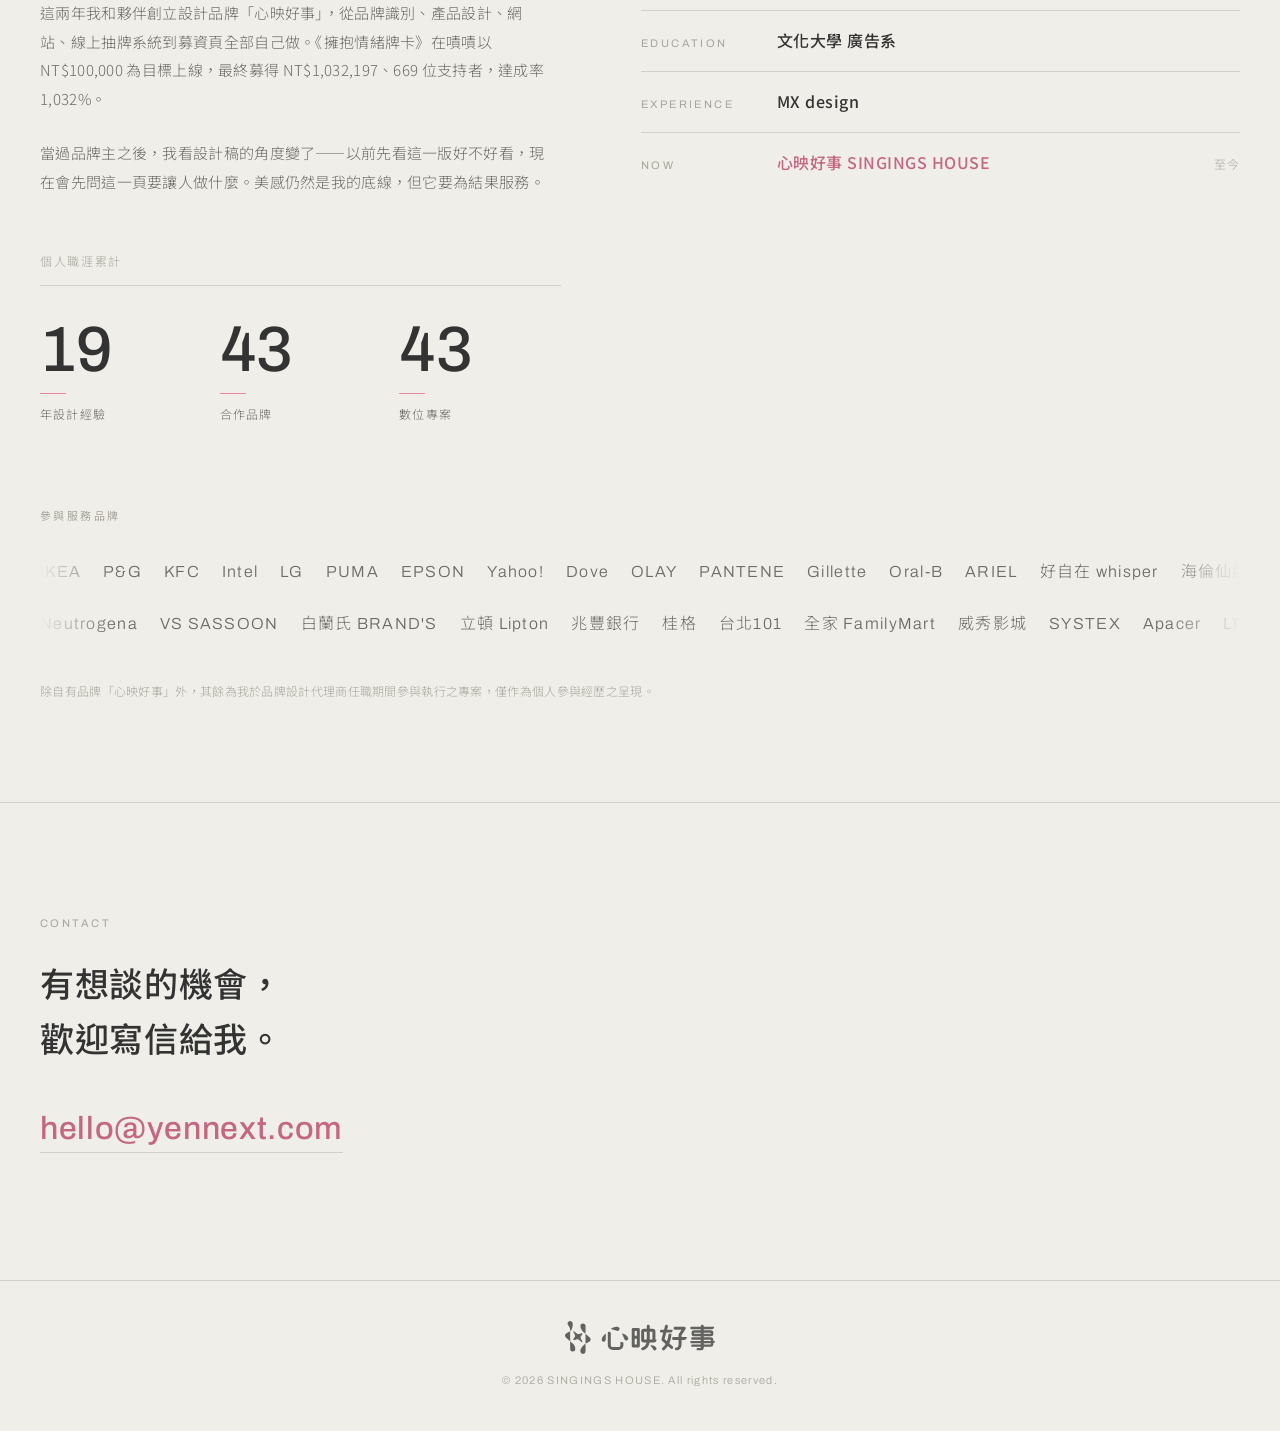
<file: digital/brand.html>
<!DOCTYPE html>
<html lang="zh-Hant">
<head>
<meta charset="UTF-8">
<meta name="viewport" content="width=device-width, initial-scale=1">
<title>案例 — 心映好事 SINGINGS HOUSE</title>
<meta name="description" content="心映好事設計服務案例。">
<link rel="icon" href="../images/logo_mark.svg">
<link rel="preconnect" href="https://fonts.googleapis.com">
<link rel="preconnect" href="https://fonts.gstatic.com" crossorigin>
<link href="https://fonts.googleapis.com/css2?family=Archivo:wdth,wght@62..125,100..900&family=Noto+Sans+TC:wght@100..900&display=swap" rel="stylesheet">
<link rel="stylesheet" href="../css/style.css?v=20261016e">
</head>
<body>

<canvas id="kgrid" aria-hidden="true"></canvas>

<nav class="nav">
  <div class="nav-in">
    <a class="nav-logo" href="./index.html" aria-label="心映好事 首頁">
      <img src="../images/logo_type.svg" alt="心映好事 SINGINGS HOUSE">
    </a>
    <div class="nav-links">
      <a href="./index.html#work">Work</a>
      <a href="./index.html#about">About</a>
      <a href="./index.html#contact">Contact</a>
    </div>
  </div>
</nav>

<div class="b-hero"><img id="bHero" src="" alt=""></div>

<header class="b-head">
  <div class="wrap">
    <p class="label" id="bCat"></p>
    <h1 id="bName"></h1>
    <p class="en" id="bNameEn"></p>
    <p class="b-intro" id="bIntro"></p>
    <div class="b-tags" id="bTags"></div>
  </div>
</header>

<main id="bProjects"></main>

<div class="wrap">
  <p class="b-also" id="bAlso"></p>
</div>

<div class="wrap">
  <nav class="b-nav">
    <a class="b-nav-item is-prev" id="prevLink" href="#">
      <span class="b-nav-thumb"><img alt="" loading="lazy"></span>
      <span class="b-nav-text">
        <span class="b-nav-label">Prev</span>
        <span class="b-nav-name"></span>
      </span>
      <span class="b-nav-arrow">←</span>
    </a>
    <a class="b-nav-item is-next" id="nextLink" href="#">
      <span class="b-nav-arrow">→</span>
      <span class="b-nav-text">
        <span class="b-nav-label">Next</span>
        <span class="b-nav-name"></span>
      </span>
      <span class="b-nav-thumb"><img alt="" loading="lazy"></span>
    </a>
    <a class="b-nav-back" id="backLink" href="./index.html#work">回到作品列表</a>
  </nav>
</div>

<footer class="footer">
  <div class="wrap footer-in">
    <img src="../images/logo_type.svg" alt="心映好事">
    <small>© <span id="yr"></span> SINGINGS HOUSE. All rights reserved.</small>
  </div>
</footer>

<script src="../js/grid.js?v=20261016e"></script>
<script src="./data.js?v=20261016e"></script>
<script src="../js/main.js?v=20261016e"></script>
</body>
</html>
</file>
<file: css/style.css>
/* =========================================================
   心映好事 SINGINGS HOUSE — style.css
   ========================================================= */

:root {
  --paper: #EFEEE9;
  --paper-2: #E7E5DE;
  --ink: #333333;
  --ink-soft: #6E6B64;
  --ink-faint: #A9A69D;
  --line: #D2CFC6;
  --accent: #E986A2;        /* 裝飾用（網格、標籤） */
  --accent-ink: #C4677F;    /* 文字用（深一階，確保可讀性） */

  --max: 1320px;
  --gutter: 40px;

  /* 中文：Noto Sans TC ／ 英文：Archivo（中文字自動 fallback 回黑體） */
  --f-display: "Noto Sans TC", -apple-system, "Helvetica Neue", sans-serif;
  --f-latin: "Archivo", "Noto Sans TC", sans-serif;
  --f-body: "Noto Sans TC", -apple-system, "Helvetica Neue", sans-serif;
}

* { margin: 0; padding: 0; box-sizing: border-box; }

/* 背景互動網格：固定於視窗，位於內容之下 */
#kgrid {
  position: fixed;
  inset: 0;
  z-index: 0;
  pointer-events: none;
  -webkit-mask-image: linear-gradient(to bottom, transparent var(--kg-start, 0px), #000 var(--kg-end, 0px));
          mask-image: linear-gradient(to bottom, transparent var(--kg-start, 0px), #000 var(--kg-end, 0px));
}
body > *:not(#kgrid):not(.nav) { position: relative; z-index: 1; }

html { scroll-behavior: smooth; }

body {
  background: var(--paper);
  color: var(--ink);
  font-family: var(--f-body);
  font-weight: 300;
  font-size: 15px;
  line-height: 1.9;
  letter-spacing: 0.02em;
  -webkit-font-smoothing: antialiased;
}

img { display: block; width: 100%; height: auto; }
a { color: inherit; text-decoration: none; }

:focus-visible {
  outline: 2px solid var(--accent-ink);
  outline-offset: 4px;
}

.wrap {
  max-width: var(--max);
  margin: 0 auto;
  padding: 0 var(--gutter);
}

.label {
  font-family: var(--f-latin);
  font-size: 11px;
  letter-spacing: 0.22em;
  text-transform: uppercase;
  color: var(--ink-faint);
  font-weight: 400;
}

.rule {
  height: 1px;
  background: var(--line);
  border: 0;
}

/* ---------- nav ---------- */
.nav {
  position: fixed;
  top: 0; left: 0; right: 0;
  z-index: 50;
  background: rgba(239, 238, 233, 0.88);
  backdrop-filter: blur(10px);
  border-bottom: 1px solid var(--line);
}
.nav-in {
  max-width: var(--max);
  margin: 0 auto;
  padding: 0 var(--gutter);
  height: 74px;
  display: grid;
  grid-template-columns: 1fr auto 1fr;
  align-items: center;
}
.nav-logo { grid-column: 2; justify-self: center; display: flex; align-items: center; gap: 12px; }
.nav-logo img { width: auto; height: 30px; }

/* ---------- YENnext 字標 ----------
   不是圖檔，是鎖死字軸的活字：任何螢幕都銳利，而且跟內文
   共用同一支 Archivo，字標等於字級系統最上面那一階。
   要改比例改這兩組 font-variation-settings 就好。      */
.wm {
  display: inline-flex;
  align-items: baseline;
  font-family: var(--f-latin);
  font-size: 27px;
  line-height: 1;
  color: var(--ink);
  white-space: nowrap;
}
.wm > span { font-size: 1em; }
.wm-a { font-variation-settings: "wght" 620, "wdth" 88; }
.wm-b { font-variation-settings: "wght" 330, "wdth" 108; }

.nav-logo.is-text { gap: 0; }
.footer-name { margin: 0; }
.footer .wm { font-size: 22px; color: var(--ink-soft); }
.nav-links { grid-column: 3; justify-self: end; display: flex; gap: 34px; }
.nav-links a {
  font-family: var(--f-latin);
  font-size: 12px;
  letter-spacing: 0.18em;
  text-transform: uppercase;
  color: var(--ink-soft);
  transition: color .25s;
}
.nav-links a:hover { color: var(--ink); }

/* ---------- hero ---------- */
.hero {
  padding: 40px 0 120px;
  position: relative;
}
.hero h1 {
  font-family: var(--f-display);
  font-weight: 500;
  font-size: clamp(28px, 4.2vw, 54px);
  line-height: 1.6;
  letter-spacing: 0.02em;
  max-width: 19em;
  margin: 28px 0 34px;
}
.hero p {
  max-width: 40em;
  color: var(--ink-soft);
  font-size: 16px;
}
.hero-meta {
  display: flex;
  flex-wrap: wrap;
  gap: 10px 26px;
  margin-top: 46px;
}
.hero-meta span,
.hero-meta button {
  font-size: 12px;
  letter-spacing: 0.1em;
  color: var(--ink-soft);
  border: 1px solid var(--line);
  border-radius: 100px;
  padding: 7px 18px;
}
.hero-meta button {
  font-family: var(--f-body);
  background: transparent;
  cursor: pointer;
  transition: border-color .25s, color .25s, background .25s;
}
.hero-meta button:hover {
  border-color: var(--ink);
  color: var(--ink);
}

/* 主標重點標示：粉色螢光筆效果，載入時由左往右刷過 */
.hero h1 .hl {
  position: relative;
  font-style: normal;
  display: inline-block;
}
.hero h1 .hl i {
  position: relative;
  z-index: 1;
  font-style: normal;
}
.hero h1 .hl::before {
  content: "";
  position: absolute;
  left: -0.06em;
  right: -0.06em;
  bottom: 0.06em;
  height: 0.42em;
  background: var(--accent);
  opacity: 0.42;
  transform: scaleX(0);
  transform-origin: left center;
  animation: hl-sweep 1s cubic-bezier(.2,.7,.2,1) .55s forwards;
}
@keyframes hl-sweep { to { transform: scaleX(1); } }
@media (prefers-reduced-motion: reduce) {
  .hero h1 .hl::before { animation: none; transform: scaleX(1); }
}

/* ---------- section frame ---------- */
.section { padding: 100px 0; }
.section-head {
  display: flex;
  align-items: baseline;
  gap: 20px;
  padding-bottom: 22px;
  border-bottom: 1px solid var(--line);
  margin-bottom: 56px;
}
.section-head h2 {
  font-family: var(--f-display);
  font-weight: 500;
  font-size: 22px;
  letter-spacing: 0.06em;
}

/* 案例說明中的網址連結 */
.proj-head p a { color: inherit; border-bottom: 1px solid currentColor; }

/* ---------- work：標題下方說明 ---------- */
.work-note {
  margin: -30px 0 34px;
  font-size: 13px;
  line-height: 1.9;
  color: var(--ink-soft);
  max-width: 46em;
}

/* ---------- work：篩選列與分組 ---------- */
.filter {
  display: flex;
  flex-wrap: wrap;
  gap: 8px;
  margin: -26px 0 46px;
}
.f-btn {
  font-family: var(--f-body);
  font-size: 13px;
  letter-spacing: 0.06em;
  color: var(--ink-soft);
  background: transparent;
  border: 1px solid var(--line);
  border-radius: 100px;
  padding: 8px 20px;
  cursor: pointer;
  transition: all .25s;
}
.f-btn:hover { border-color: var(--ink-faint); color: var(--ink); }
.f-btn.is-on { background: var(--ink); border-color: var(--ink); color: var(--paper); }

.cat-group + .cat-group { margin-top: 72px; }
.cat-title {
  font-size: 13px;
  letter-spacing: 0.18em;
  color: var(--ink-faint);
  padding-bottom: 14px;
  margin-bottom: 34px;
  border-bottom: 1px solid var(--line);
}

/* ---------- 便當式類別入口 ---------- */
.bento {
  display: grid;
  grid-template-columns: repeat(3, 1fr);
  gap: 20px;
}
a.bento-tile { text-decoration: none; color: inherit; }
.bento-tile {
  position: relative;
  display: block;
  width: 100%;
  height: 100%;
  aspect-ratio: 1 / 1;
  border: 0;
  padding: 0;
  overflow: hidden;
  background: var(--paper-2);
  cursor: pointer;
  font-family: inherit;
  text-align: left;
}
/* hero 不設比例，改由同列的方格決定高度，才能精準對齊 */
.bento-tile.is-hero {
  grid-column: span 2;
  aspect-ratio: auto;
}
.bento-img {
  position: absolute;
  inset: 0;
  transition: opacity 1.1s ease;
}
.bento-img img {
  width: 100%;
  height: 100%;
  object-fit: cover;
  transition: transform 1.2s ease;
}
.bento-img2 { opacity: 0; }
.bento-tile.swap .bento-img { opacity: 0; }
.bento-tile.swap .bento-img2 { opacity: 1; }
.bento-tile:hover .bento-img img { transform: scale(1.04); }

.bento-tile::after {
  content: "";
  position: absolute;
  inset: 0;
  background: linear-gradient(to top, rgba(28,27,25,.55), rgba(28,27,25,.05) 55%);
  transition: background .4s;
}
.bento-tile:hover::after { background: linear-gradient(to top, rgba(28,27,25,.62), rgba(28,27,25,.12) 60%); }

.bento-meta {
  position: absolute;
  left: 26px;
  bottom: 24px;
  z-index: 2;
  color: #fff;
}
.bento-name {
  display: block;
  font-size: 20px;
  font-weight: 500;
  letter-spacing: 0.06em;
  margin-bottom: 4px;
}
.bento-tile.is-hero .bento-name { font-size: 28px; }
.bento-dots {
  display: flex;
  gap: 7px;
  margin-top: 10px;
}
.bento-dots i {
  width: 6px;
  height: 6px;
  border-radius: 50%;
  background: rgba(255,255,255,.42);
  transition: background .4s, transform .4s;
}
.bento-dots i.is-on {
  background: #fff;
  transform: scale(1.25);
}

.card-img video {
  width: 100%;
  height: 100%;
  object-fit: cover;
  display: block;
}
.proj-flow video { width: 100%; height: 100%; object-fit: cover; display: block; }
/* 有聲影片：完整顯示、不裁切，留深色底避免邊緣露白 */
.proj-flow video[controls] { object-fit: contain; background: #16150F; }
.b-hero video { width: 100%; height: 100%; object-fit: cover; display: block; }

/* ---------- work grid ---------- */
.grid {
  display: grid;
  grid-template-columns: repeat(3, 1fr);
  gap: 54px 34px;
}
.card { display: block; }
.card-img {
  position: relative;
  overflow: hidden;
  background: var(--paper-2);
  aspect-ratio: 4 / 3;
}
.card-img img {
  height: 100%;
  object-fit: cover;
  transition: transform .8s ease;
}
.card:hover .card-img img { transform: scale(1.035); }
.card-body { padding-top: 18px; }
.card-body h3 {
  font-family: var(--f-display);
  font-weight: 500;
  font-size: 19px;
  letter-spacing: 0.04em;
  margin-bottom: 6px;
  transition: color .25s;
}
.card:hover .card-body h3 { color: var(--accent-ink); }
.card-tags {
  font-size: 12px;
  color: var(--ink-soft);
  letter-spacing: 0.05em;
}
.card.is-own .card-img::after {
  content: "自有品牌";
  position: absolute;
  top: 14px; left: 14px;
  background: var(--accent-ink);
  color: #fff;
  font-size: 11px;
  letter-spacing: 0.14em;
  padding: 5px 12px;
}

/* ---------- other works ---------- */
.otherworks {
  margin-top: 74px;
  padding-top: 30px;
  border-top: 1px solid var(--line);
  display: grid;
  grid-template-columns: 180px 1fr;
  gap: 24px;
}
.otherworks p { color: var(--ink-soft); max-width: 52em; }

/* ---------- about ---------- */
.about-grid {
  display: grid;
  grid-template-columns: 1fr 1.15fr;
  gap: 80px;
}
/* 主理人 */
.profile {
  display: flex;
  align-items: center;
  gap: 22px;
  padding-bottom: 26px;
  margin-bottom: 4px;
}
.profile img {
  width: 92px;
  height: 92px;
  border-radius: 50%;
  object-fit: cover;
  flex: 0 0 auto;
  background: var(--paper-2);
}
.profile-meta strong {
  display: flex;
  align-items: baseline;
  gap: 12px;
  font-size: 20px;
  font-weight: 500;
  letter-spacing: 0.04em;
}
.profile-meta strong span {
  font-family: var(--f-latin);
  font-size: 12px;
  font-weight: 400;
  letter-spacing: 0.16em;
  color: var(--ink-faint);
}
.profile-meta p { margin-top: 6px; font-size: 13px; color: var(--ink-soft); }
.cv-link {
  display: inline-block;
  margin-top: 12px;
  font-size: 12px;
  letter-spacing: 0.06em;
  color: var(--accent-ink);
  border-bottom: 1px solid var(--line);
  padding-bottom: 3px;
  transition: border-color .3s;
}
.cv-link:hover { border-color: var(--accent-ink); }

.about-text p { margin-bottom: 26px; max-width: 34em; }
.about-text p:first-child { color: var(--ink); }
.about-text p:not(:last-child) { margin-bottom: 26px; }
.about-text p:not(:first-child) { color: var(--ink-soft); }

.orbit { position: relative; }
/* 數據列 */
.stats { margin-top: 54px; }
/* 數據列上方的歸屬說明：講清楚這些數字算的是誰 */
.stats-note {
  margin: 0 0 12px;
  font-family: var(--f-body);
  font-size: 12px;
  letter-spacing: 0.14em;
  color: var(--ink-faint);
}
.stats-row {
  display: grid;
  grid-template-columns: repeat(3, 1fr);
  gap: 0 18px;
  border-top: 1px solid var(--line);
}
.stat {
  padding: 30px 0 6px;
  opacity: 0;
  transform: translateY(14px);
  transition: opacity .7s ease, transform .7s cubic-bezier(.2,.7,.2,1);
}
.stat.in { opacity: 1; transform: none; }
.stat strong {
  display: block;
  font-family: var(--f-latin);
  font-weight: 500;
  font-size: clamp(40px, 5.2vw, 64px);
  font-variant-numeric: tabular-nums;
  letter-spacing: -0.01em;
  line-height: 1.05;
  margin-bottom: 10px;
}
.stat span {
  display: block;
  position: relative;
  padding-top: 10px;
  font-size: 12px;
  color: var(--ink-soft);
  letter-spacing: 0.1em;
}
.stat span::before {
  content: "";
  position: absolute;
  top: 0; left: 0;
  width: 26px;
  height: 1px;
  background: var(--accent);
  transform: scaleX(0);
  transform-origin: left;
  transition: transform .8s cubic-bezier(.2,.7,.2,1) .35s;
}
.stat.in span::before { transform: scaleX(1); }

/* 時間軸 */
.orbit-list { display: grid; gap: 2px; }
.orbit-item {
  padding: 14px 0;
  border-top: 1px solid var(--line);
  cursor: default;
  transition: border-color .3s;
}
.orbit-item:hover, .orbit-item:focus-visible { border-color: var(--accent); outline: none; }
.orbit-row {
  display: grid;
  grid-template-columns: 118px 1fr auto;
  gap: 18px;
  align-items: baseline;
}
.orbit-note {
  max-height: 0;
  opacity: 0;
  overflow: hidden;
  font-size: 13px;
  color: var(--ink-soft);
  padding-left: 136px;
  transition: max-height .45s ease, opacity .35s ease, margin .45s ease;
}
.orbit-item:hover .orbit-note,
.orbit-item:focus-visible .orbit-note { max-height: 90px; opacity: 1; margin-top: 8px; }
.orbit-item strong {
  font-family: var(--f-display);
  font-weight: 500;
  font-size: 16px;
  letter-spacing: 0.03em;
}
.orbit-item em {
  font-style: normal;
  font-size: 12px;
  color: var(--ink-faint);
  letter-spacing: 0.08em;
}
.orbit-item.is-now strong { color: var(--accent-ink); }

/* ---------- clients ---------- */
.clients {
  display: flex;
  flex-wrap: wrap;
  gap: 14px 40px;
  align-items: center;
}
.clients span {
  font-family: var(--f-latin);
  font-size: 16px;
  font-weight: 400;
  letter-spacing: 0.08em;
  color: var(--ink-soft);
}
/* 品牌跑馬燈 */
.clients-marquee { display: grid; gap: 10px; }
.mq-row {
  overflow: hidden;
  -webkit-mask-image: linear-gradient(to right, transparent, #000 6%, #000 94%, transparent);
          mask-image: linear-gradient(to right, transparent, #000 6%, #000 94%, transparent);
}
.mq-track {
  display: flex;
  width: max-content;
  gap: 46px;
  animation: mq 64s linear infinite;
}
.mq-track.rev { animation-duration: 78s; animation-direction: reverse; }
.mq-track span {
  font-family: var(--f-latin);
  font-size: 16px;
  letter-spacing: 0.08em;
  color: var(--ink-soft);
  white-space: nowrap;
  padding: 6px 0;
}
.clients-marquee:hover .mq-track { animation-play-state: paused; }
@keyframes mq { to { transform: translateX(-50%); } }
@media (prefers-reduced-motion: reduce) {
  .mq-track { animation-duration: 140s; }
}

.attribution {
  margin-top: 34px;
  font-size: 12px;
  line-height: 1.9;
  color: var(--ink-faint);
  max-width: none;   /* 桌機一行顯示，手機自然換行 */
}

/* ---------- contact ---------- */
.contact { padding: 110px 0 120px; border-top: 1px solid var(--line); }
.contact h2 {
  font-family: var(--f-display);
  font-weight: 500;
  font-size: clamp(22px, 2.7vw, 34px);
  line-height: 1.6;
  letter-spacing: 0.02em;
  margin: 22px 0 34px;
}
.mail {
  font-family: var(--f-latin);
  font-weight: 500;
  font-size: clamp(19px, 2.6vw, 32px);
  letter-spacing: 0.02em;
  color: var(--accent-ink);
  border-bottom: 1px solid var(--line);
  padding-bottom: 6px;
  transition: border-color .3s;
}
.mail:hover { border-color: var(--accent-ink); }

/* ---------- footer ---------- */
.footer {
  border-top: 1px solid var(--line);
  padding: 40px 0;
}
.footer-in {
  display: flex;
  flex-direction: column;
  align-items: center;
  gap: 16px;
  text-align: center;
}
.footer img { width: 150px; opacity: .75; }
.footer small { font-family: var(--f-latin); font-size: 11px; letter-spacing: .12em; color: var(--ink-faint); }

/* =========================================================
   brand detail page
   ========================================================= */
.b-hero {
  margin-top: 74px;
  aspect-ratio: 21 / 9;
  background: var(--paper-2);
  overflow: hidden;
}
.b-hero img { height: 100%; object-fit: cover; }

/* 非橫式的主視覺（方形 GIF 等）：完整顯示、置中，不硬裁成 21:9 */
.b-hero.is-contain {
  aspect-ratio: auto;
  background: transparent;
  display: flex;
  justify-content: center;
  padding: 40px var(--gutter) 0;
}
.b-hero.is-contain img,
.b-hero.is-contain video {
  width: auto;
  height: auto;
  max-width: min(680px, 100%);
  max-height: 62vh;
  object-fit: contain;
}

.b-head { padding: 66px 0 76px; text-align: center; }
.b-head h1 {
  font-family: var(--f-display);
  font-weight: 500;
  font-size: clamp(26px, 3.6vw, 44px);
  letter-spacing: 0.05em;
  margin: 16px 0 10px;
}
.b-head .en {
  font-family: var(--f-latin);
  font-size: 13px;
  letter-spacing: .18em;
  color: var(--ink-faint);
}
.b-intro {
  max-width: 58em;
  margin: 34px auto 0;
  color: var(--ink-soft);
}
.b-role {
  max-width: 58em;
  margin: 18px auto 0;
  font-size: 13px;
  line-height: 1.9;
  letter-spacing: .06em;
  color: var(--ink-soft);
  text-align: center;
}
.b-tags {
  display: flex;
  justify-content: center;
  flex-wrap: wrap;
  gap: 8px 10px;
  margin-top: 32px;
}
.b-tags span {
  font-size: 12px;
  letter-spacing: .08em;
  color: var(--ink-soft);
  border: 1px solid var(--line);
  padding: 6px 15px;
  border-radius: 100px;
}

.proj { padding-bottom: 96px; }
.proj-head {
  max-width: 58em;
  margin: 0 auto 44px;
  text-align: center;
}
.proj-head h2 {
  font-family: var(--f-display);
  font-weight: 500;
  font-size: 21px;
  letter-spacing: .05em;
  margin: 14px 0 12px;
}
/* note 裡的換行（\n）會保留，方便在 data.js 分段 */
.proj-head p { color: var(--ink-soft); white-space: pre-line; }
.proj-flow {
  display: flex;
  flex-wrap: wrap;
  align-items: flex-start;
  gap: 26px;
}
.proj-flow figure {
  flex: 1 1 100%;              /* 預設整列 */
  background: var(--paper-2);
  overflow: hidden;
  /* 預設以 4:3 呈現；載入後由 JS 依實際比例調整 */
  aspect-ratio: 4 / 3;
}
.proj-flow img { width: 100%; height: 100%; object-fit: cover; display: block; }
/* 沒有 controls 的影片與圖片同規格，否則高度會塌成瀏覽器預設的 150px */
.proj-flow figure > video { width: 100%; height: 100%; object-fit: cover; display: block; }

/* 方形或直式：置中、不放大超過原始尺寸，避免糊掉 */
.proj-flow figure.is-tall {
  aspect-ratio: auto;
  background: transparent;
  max-width: var(--nat-w, 760px);
  margin: 0 auto;
}
.proj-flow figure.is-tall img { height: auto; object-fit: contain; }

/* 指定欄數：在 data.js 的子案加上 cols: 3 即可。
   欄數越多、顯示越小，在 Retina 螢幕上越銳利。 */
.proj-flow[style*="--cols"] figure {
  flex: 0 0 auto !important;
  width: calc((100% - (var(--cols) - 1) * 26px) / var(--cols)) !important;
  max-width: none !important;
  aspect-ratio: auto !important;
  background: transparent;
  margin: 0;
}
/* 關鍵：顯示寬度不超過原圖的一半（= Retina 上 1:1），
   所以圖片永遠不會被放大，也就不會糊。圖比欄窄時置中。 */
.proj-flow[style*="--cols"] figure img,
.proj-flow[style*="--cols"] figure video {
  width: 100%;
  max-width: calc(var(--nat-w, 4000px) / 2);
  height: auto;
  object-fit: contain;
  display: block;
  margin: 0 auto;
}

/* 指定欄數的子案裡，圖片物件加 full:true → 該張獨占整列（例如 mockup 在上、小動圖在下） */
.proj-flow[style*="--cols"] figure.is-full { width: 100% !important; }
/* half:true → 在多欄子案裡固定占半列（兩張並排） */
.proj-flow[style*="--cols"] figure.is-half { width: calc((100% - 26px) / 2) !important; }

/* YouTube 影片：16:9，點擊前為封面＋播放鍵；單支影片不撐滿整列，避免過大 */
.proj-flow figure.is-yt {
  flex: 0 1 880px;
  max-width: 100%;
  margin: 0 auto;
  aspect-ratio: 16 / 9 !important;
  background: #16150F;
}
.proj-flow figure.is-yt .yt,
.proj-flow figure.is-yt iframe { position: absolute; inset: 0; width: 100%; height: 100%; border: 0; }
.proj-flow figure.is-yt { position: relative; }
/* 指定欄數時（兩欄並排）：維持 16:9、封面鋪滿，不套用一般圖片的欄內縮放規則 */
.proj-flow[style*="--cols"] figure.is-yt {
  aspect-ratio: 16 / 9 !important;
  background: #16150F;
  position: relative;
  margin: 0;
}
.proj-flow[style*="--cols"] figure.is-yt .yt img {
  width: 100%; height: 100%; max-width: none; margin: 0; object-fit: cover;
}
.yt { padding: 0; background: #16150F; cursor: pointer; display: block; }
.yt img { width: 100%; height: 100%; object-fit: cover; display: block; }
.yt-play {
  position: absolute; left: 50%; top: 50%;
  width: 72px; height: 72px; margin: -36px 0 0 -36px;
  border-radius: 50%; background: rgba(255,255,255,.92);
  box-shadow: 0 6px 24px rgba(0,0,0,.28);
  transition: transform .2s ease;
}
.yt-play::after {
  content: ""; position: absolute; left: 29px; top: 22px;
  border-style: solid; border-width: 14px 0 14px 22px;
  border-color: transparent transparent transparent #333;
}
.yt:hover .yt-play { transform: scale(1.08); }

/* 小尺寸素材：順著版面排下去、自然折行，不鎖死欄數。
   每張依原始寬度取得起始寬度，再撐滿剩餘空間，
   但放大不超過原尺寸兩倍，避免 GIF 或小圖糊掉。
     300px 以下 → 起始寬 300（一列約三張）
     300–600px  → 起始寬 420（一列約兩張）               */
.proj-flow figure.is-small,
.proj-flow figure.is-mini {
  flex: 0 0 auto;
  aspect-ratio: auto;
  background: transparent;
  margin: 0;
}
/* 寬度取「原尺寸兩倍」與「欄寬」的較小值：
   不會糊、不會超出欄位，落單那張也維持同樣大小 */
.proj-flow figure.is-mini {
  width: min(calc(var(--nat-w, 300px) * 2), calc(33.333% - 17.34px));
}
/* 方形／直式：兩欄。圖片本身大於欄寬時直接縮小，不會有上限問題 */
.proj-flow figure.is-small {
  width: calc(50% - 13px);
  max-width: calc(var(--nat-w, 600px) * 2);
}

.proj-flow figure.is-small img,
.proj-flow figure.is-mini img {
  width: 100%;
  height: auto;
  object-fit: contain;
  display: block;
}

.b-also {
  padding: 30px 0 0;
  border-top: 1px solid var(--line);
  color: var(--ink-soft);
  font-size: 14px;
}

.b-nav {
  display: grid;
  grid-template-columns: 1fr auto 1fr;
  align-items: center;
  gap: 20px;
  padding: 40px 0 96px;
  border-top: 1px solid var(--line);
  margin-top: 40px;
}
.b-nav-item {
  display: flex;
  align-items: center;
  gap: 16px;
  min-width: 0;
  padding: 14px 0;
  color: var(--ink-soft);
  transition: color .25s;
}
.b-nav-item.is-next { justify-content: flex-end; text-align: right; }
.b-nav-item.is-prev .b-nav-arrow { order: -1; }

/* 桌機排序：上一個（左）｜回到列表（中）｜下一個（右）
   HTML 為了手機堆疊採 prev→next→back，這裡用 order 調回來 */
.b-nav-item.is-prev { order: 1; justify-self: start; }
.b-nav-back         { order: 2; justify-self: center; text-align: center; }
.b-nav-item.is-next { order: 3; justify-self: end; }

/* 縮圖：讓讀者先看到下一件長什麼樣 */
.b-nav-thumb {
  flex: 0 0 auto;
  width: 64px;
  height: 64px;
  overflow: hidden;
  background: var(--paper-2);
  border-radius: 2px;
}
.b-nav-thumb img {
  width: 100%;
  height: 100%;
  object-fit: cover;
  transition: transform .6s cubic-bezier(.2,.7,.2,1);
}
.b-nav-item:hover .b-nav-thumb img { transform: scale(1.08); }
.b-nav-item:hover { color: var(--accent-ink); }
.b-nav-arrow {
  flex: 0 0 auto;
  font-family: var(--f-latin);
  font-size: 15px;
  transition: transform .3s cubic-bezier(.2,.7,.2,1);
}
.b-nav-item.is-prev:hover .b-nav-arrow { transform: translateX(-4px); }
.b-nav-item.is-next:hover .b-nav-arrow { transform: translateX(4px); }
.b-nav-arrow { color: var(--ink-faint); }
.b-nav-item:hover .b-nav-arrow { color: var(--accent-ink); }
.b-nav-text { min-width: 0; }
.b-nav-label {
  display: block;
  font-family: var(--f-latin);
  font-size: 10px;
  letter-spacing: .2em;
  text-transform: uppercase;
  color: var(--ink-faint);
  margin-bottom: 3px;
}
.b-nav-name {
  display: block;
  font-size: 14px;
  letter-spacing: .04em;
  color: var(--ink);
  /* 依可用寬度自動截斷，不必設固定字數 */
  white-space: nowrap;
  overflow: hidden;
  text-overflow: ellipsis;
}
.b-nav-back {
  font-size: 13px;
  letter-spacing: .08em;
  color: var(--ink-soft);
  white-space: nowrap;
  padding: 14px 0;
  transition: color .25s;
}
.b-nav-back:hover { color: var(--accent-ink); }

/* ---------- pressure headline ---------- */
.pressure-band {
  padding: 110px 0 0;
}
#pressure {
  position: relative;
  width: 100%;
  overflow: visible;
  user-select: none;
}
.pressure-title {
  display: flex;
  justify-content: space-between;
  align-items: baseline;
  width: 100%;
  margin: 0;
  line-height: 1;
  white-space: nowrap;
  transform-origin: center top;
  font-family: var(--f-body);
  font-weight: 100;
  color: var(--ink);
  text-transform: uppercase;
  font-variation-settings: "wght" 300, "wdth" 100, "slnt" 0;
}
.pressure-title span {
  display: inline-block;
  font-variation-settings: "wght" 200, "wdth" 70;
  will-change: font-variation-settings;
}

/* ---------- HELLO 與主標之間的作品串 ---------- */
/* 橫跨頁面寬度的一條斜線，正常排在 HELLO 與主標之間 */
.stream-band { position: relative; padding: 12px 0 0; overflow-x: clip; }
.hero-collage { position: relative; width: 100%; }
.hc-item {
  position: absolute;
  display: block;
  border-radius: 3px;
  box-shadow: 0 18px 40px -22px rgba(0,0,0,.35);
  will-change: transform;
  animation: hc-in .9s ease var(--d, 0ms) both;
}
.hc-item img { display: block; width: 100%; aspect-ratio: 4 / 3; object-fit: cover; border-radius: 3px; }
@keyframes hc-in { from { opacity: 0; } to { opacity: 1; } }
html { overflow-anchor: none; }
/* HELLO 下方就是排好的作品串，文字在它下面 */
.stream-band { -webkit-mask-image: linear-gradient(to right, transparent 0, #000 12%, #000 88%, transparent 100%);
                       mask-image: linear-gradient(to right, transparent 0, #000 12%, #000 88%, transparent 100%); padding: 0; position: relative; z-index: 2; }
@media (prefers-reduced-motion: reduce) {
  .hc-item { animation: none; }
}

/* ---------- 視差：圖片比容器慢一點，產生深度 ---------- */
.card-img img,
.bento-img img,
.b-hero img,
.proj-flow img {
  will-change: transform;
}
.px-wrap { overflow: hidden; }

/* ---------- reveal ---------- */
.rv { opacity: 0; transform: translateY(18px); transition: opacity .9s ease, transform .9s ease; }
.rv.in { opacity: 1; transform: none; }

@media (prefers-reduced-motion: reduce) {
  html { scroll-behavior: auto; }
  .rv { opacity: 1; transform: none; transition: none; }
  .stat { opacity: 1; transform: none; transition: none; }
  .stat span::before { transform: scaleX(1); transition: none; }
  .card-img img { transition: none; }
}

/* ---------- responsive ---------- */
@media (max-width: 1000px) {
  .grid { grid-template-columns: repeat(2, 1fr); }
  .bento { grid-template-columns: repeat(2, 1fr); }
  .bento-tile.is-hero { grid-column: span 2; aspect-ratio: 2 / 1; }
  .about-grid { grid-template-columns: 1fr; gap: 54px; }
}
@media (max-width: 680px) {
  :root { --gutter: 22px; }
  .nav-in { grid-template-columns: 1fr; justify-items: center; height: auto; padding: 16px var(--gutter); gap: 10px; }
  .nav-logo { grid-column: 1; }
  .nav-links { grid-column: 1; justify-self: center; gap: 20px; }
  .pressure-band { padding-top: 108px; }
  .nav-links a { font-size: 11px; letter-spacing: .12em; }
  .hero { padding: 0 0 8px; }
  #work.section { padding-top: 36px; }
  .hero-tags, #heroTags { display: none; }
  .section { padding: 70px 0; }
  .grid { grid-template-columns: 1fr; gap: 42px; }
  .bento { grid-template-columns: 1fr; gap: 14px; }
  .bento-tile, .bento-tile.is-hero { grid-column: span 1; aspect-ratio: 16 / 9; }
  .bento-meta { left: 20px; bottom: 18px; }
  .bento-name, .bento-tile.is-hero .bento-name { font-size: 19px; }
  .otherworks { grid-template-columns: 1fr; gap: 12px; }
  .orbit-row { grid-template-columns: 1fr auto; }
  .orbit-note { padding-left: 0; max-height: 90px; opacity: 1; margin-top: 8px; }
  .stats-row { grid-template-columns: repeat(3, 1fr); gap: 0 10px; }
  .stats-note { font-size: 11px; letter-spacing: 0.1em; }
  .profile { gap: 16px; }
  .profile img { width: 72px; height: 72px; }
  .stat strong { font-size: 22px; }
  .orbit-row .label { grid-column: 1 / -1; }
  .b-hero { aspect-ratio: 3 / 2; }
  .b-hero.is-contain { padding: 24px var(--gutter) 0; }
  .b-hero.is-contain img { max-height: 48vh; }
  .proj-flow { gap: 18px; }
  .proj-flow figure.is-small,
  .proj-flow figure.is-mini { width: 100%; }
  /* 手機：指定欄數最多兩欄 */
  .proj-flow[style*="--cols"] figure {
    width: calc((100% - 18px) / 2) !important;
  }
  .proj-flow[style*="--cols"] figure.is-full { width: 100% !important; }

  /* 上下篇導覽：手機改為堆疊的整列連結 */
  .b-nav {
    grid-template-columns: 1fr;
    gap: 0;
    padding: 0 0 72px;
    margin-top: 32px;
  }
  /* 手機排序：上一個 → 下一個 → 回到列表 */
  .b-nav-item.is-prev { order: 1; justify-self: stretch; }
  .b-nav-item.is-next { order: 2; justify-self: stretch; }
  .b-nav-back         { order: 3; justify-self: stretch; }
  .b-nav-item {
    padding: 14px 2px;
    border-bottom: 1px solid var(--line);
    min-height: 72px;
    gap: 14px;
  }
  .b-nav-item.is-next { justify-content: flex-start; text-align: left; }
  .b-nav-item.is-next .b-nav-arrow { order: 3; margin-left: auto; }
  .b-nav-item.is-next .b-nav-thumb { order: -1; }
  .b-nav-item.is-prev .b-nav-arrow { order: 3; margin-left: auto; }
  .b-nav-thumb { width: 52px; height: 52px; }
  .b-nav-back {
    padding: 22px 0 0;
    text-align: center;
  }
}

/* =========================================================
   主視覺版位三種版型（預覽用：brand.html?id=…&hero=a|b|c）
   a：滿版但縮短      b：內縮成內容寬度的圓角卡片      c：細長橫條
   ========================================================= */
body.hero-a .b-hero:not(.is-contain) { aspect-ratio: auto; height: clamp(220px, 36vh, 400px); }
body.hero-b .b-hero:not(.is-contain) {
  aspect-ratio: 3 / 1;
  max-width: calc(var(--max) - var(--gutter) * 2);
  width: calc(100% - var(--gutter) * 2);
  margin-left: auto; margin-right: auto;
  border-radius: 6px;
}
body.hero-c .b-hero:not(.is-contain) { aspect-ratio: auto; height: clamp(110px, 17vh, 190px); }
@media (max-width: 760px) {
  body.hero-a .b-hero:not(.is-contain) { height: 190px; aspect-ratio: auto; }
  body.hero-b .b-hero:not(.is-contain) { aspect-ratio: 2 / 1; }
  body.hero-c .b-hero:not(.is-contain) { height: 110px; }
}

.hero-switch { position: fixed; left: 16px; bottom: 16px; z-index: 99; display: flex; gap: 6px;
  background: rgba(30,28,24,.88); padding: 6px; border-radius: 100px; }
.hero-switch button { font: 13px/1 var(--f-latin); letter-spacing: .08em; color: #fff; background: transparent;
  border: 0; border-radius: 100px; padding: 9px 14px; cursor: pointer; }
.hero-switch button.is-on { background: #fff; color: #222; }

/* 專案頁文字：桌機放寬到約 870px，並讓斷行平均，避免孤字（例如單獨一行「互動。」） */
.b-intro, .b-role, .proj-head p { text-wrap: balance; }

/* 品牌 logo（灰色 SVG，顏色已與文字 --ink-soft 一致）：每個放在 64px 方格內，視覺重量由設計時的 70×70 畫板控制 */
.mq-track span.lg, .clients span.lg { padding: 0; line-height: 0; }
.mq-track { gap: 22px; }
.mq-track span.lg img, .clients span.lg img { width: 64px; height: 64px; display: block; }
@media (max-width: 760px) { .mq-track span.lg img, .clients span.lg img { width: 52px; height: 52px; } }

/* 文字品牌與 logo 垂直置中對齊 */
.mq-track { align-items: center; }
</file>
